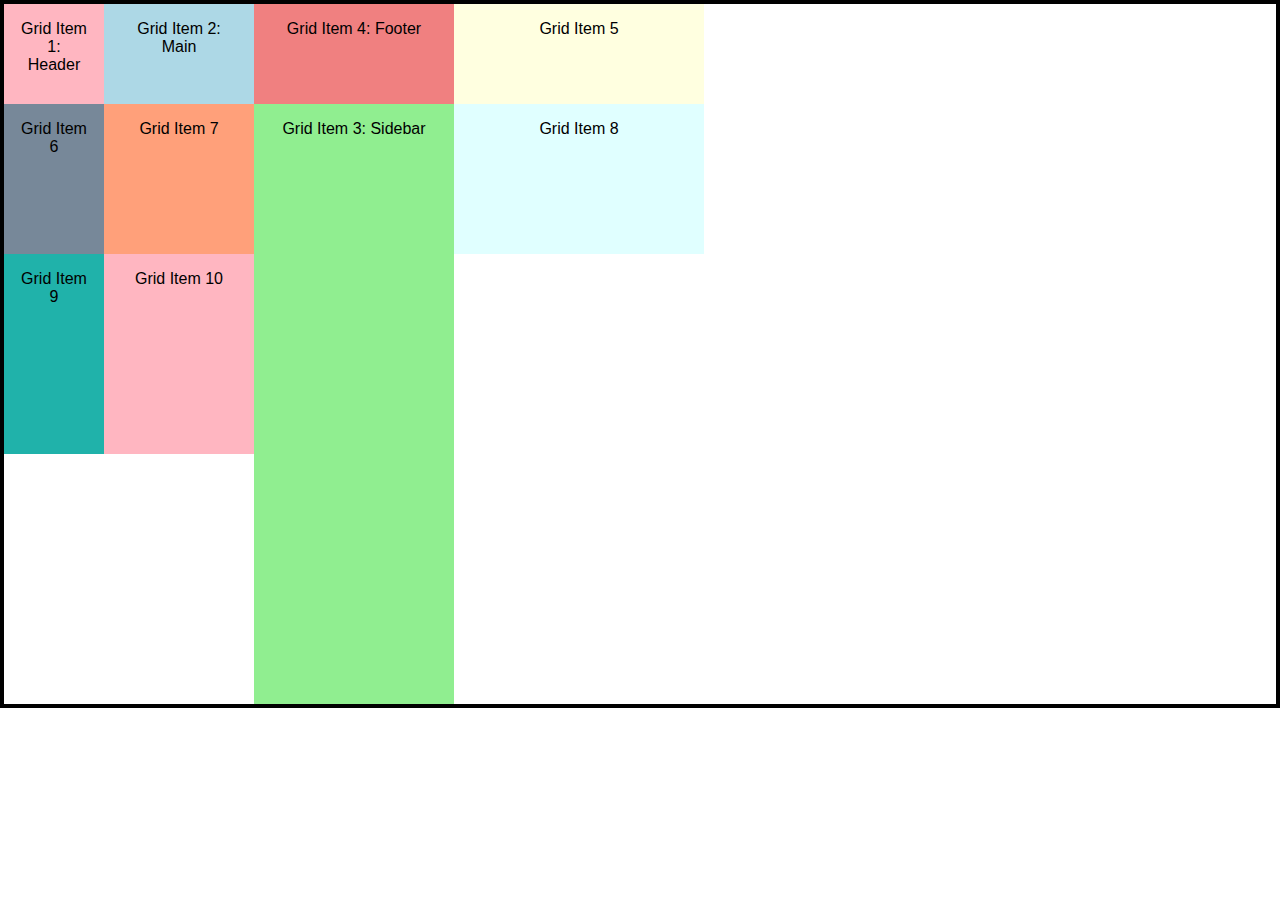
<file: children/index.html>
<!DOCTYPE html>
<html>
<head>
    <title>Grid Demo: Naming</title>
    <link href="css/main.css" rel="stylesheet">
</head>
<body>

<div class="grid-container">

    <div class="grid-item grid-item-01">
        Grid Item 1: Header
    </div>

    <div class="grid-item grid-item-02">
        Grid Item 2: Main
    </div>

    <div class="grid-item grid-item-03">
        Grid Item 3: Sidebar
    </div>

    <div class="grid-item grid-item-04">
        Grid Item 4: Footer
    </div>

    <div class="grid-item grid-item-05">
        Grid Item 5
    </div>

    <div class="grid-item grid-item-06">
        Grid Item 6
    </div>

    <div class="grid-item grid-item-07">
        Grid Item 7
    </div>

    <div class="grid-item grid-item-08">
        Grid Item 8
    </div>

    <div class="grid-item grid-item-09">
        Grid Item 9
    </div>

    <div class="grid-item grid-item-10">
        Grid Item 10
    </div>
    
    
</div>

</body>
</html>
</file>
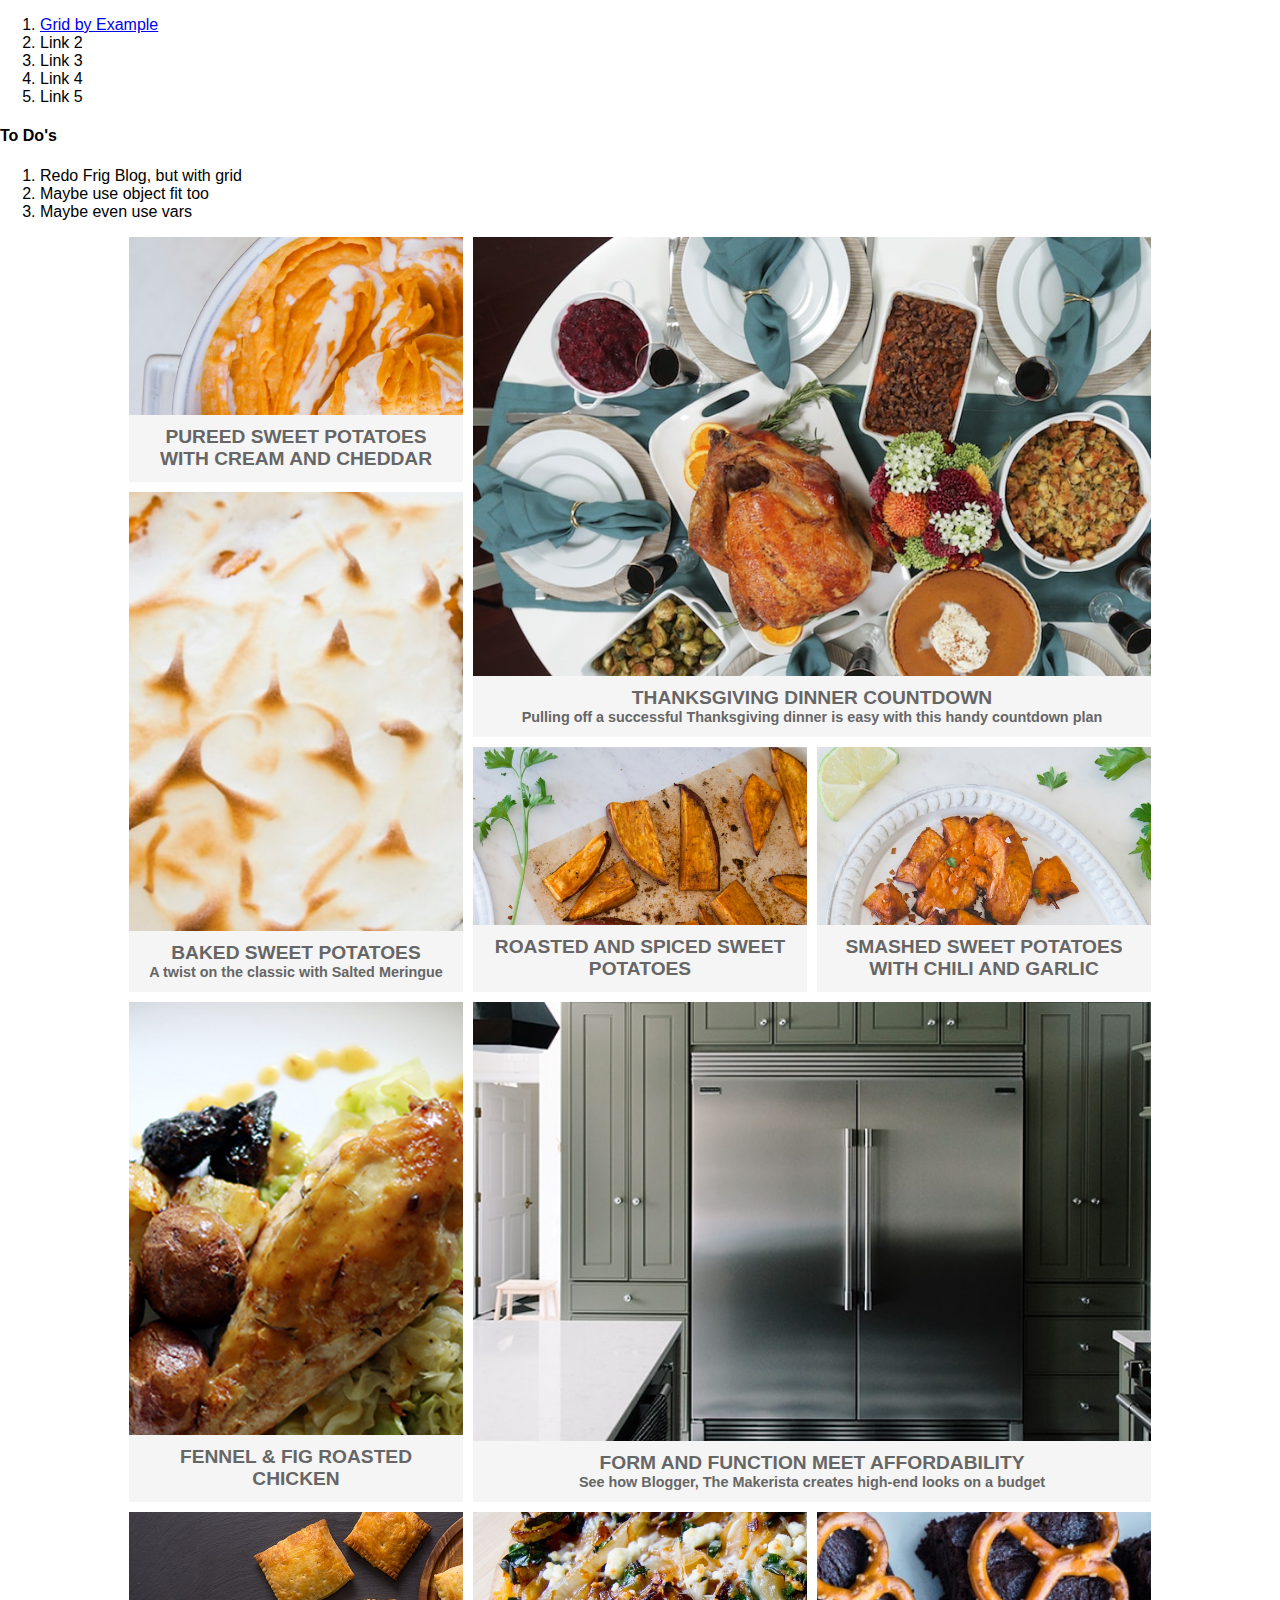
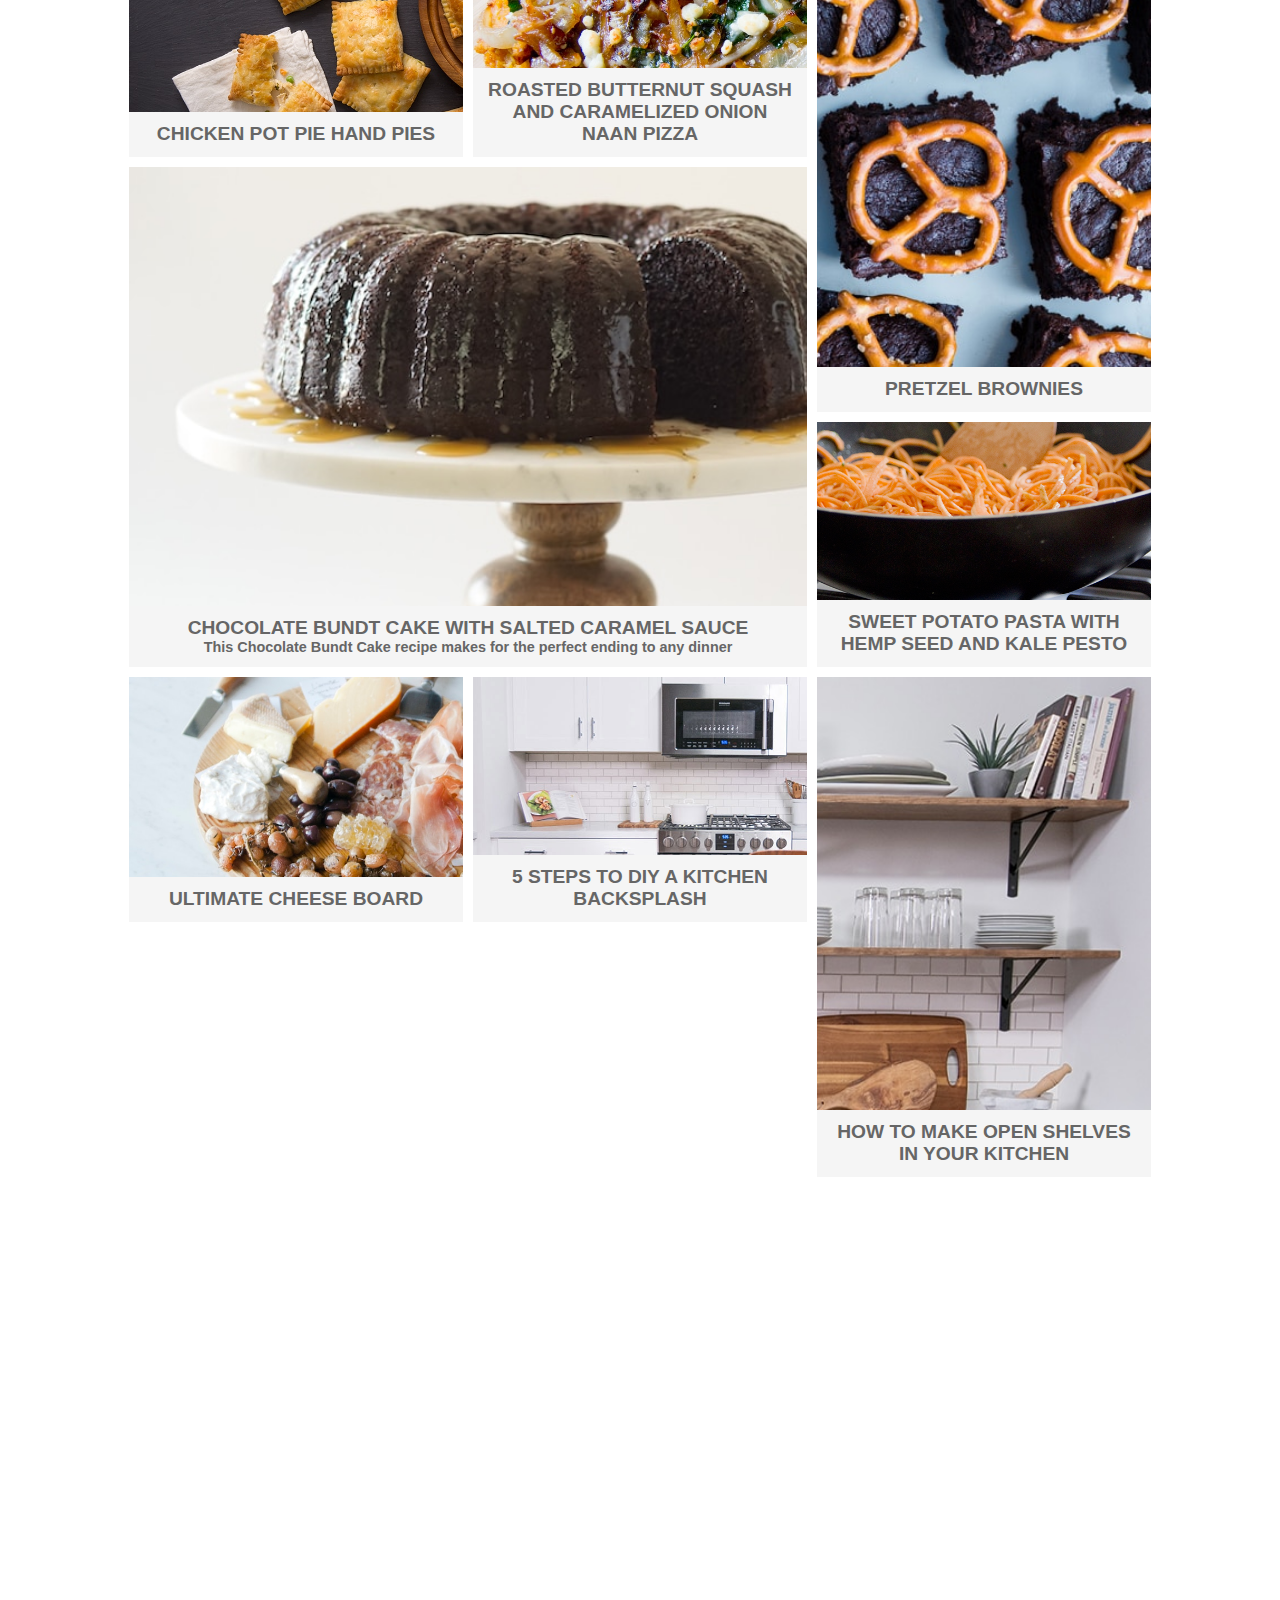
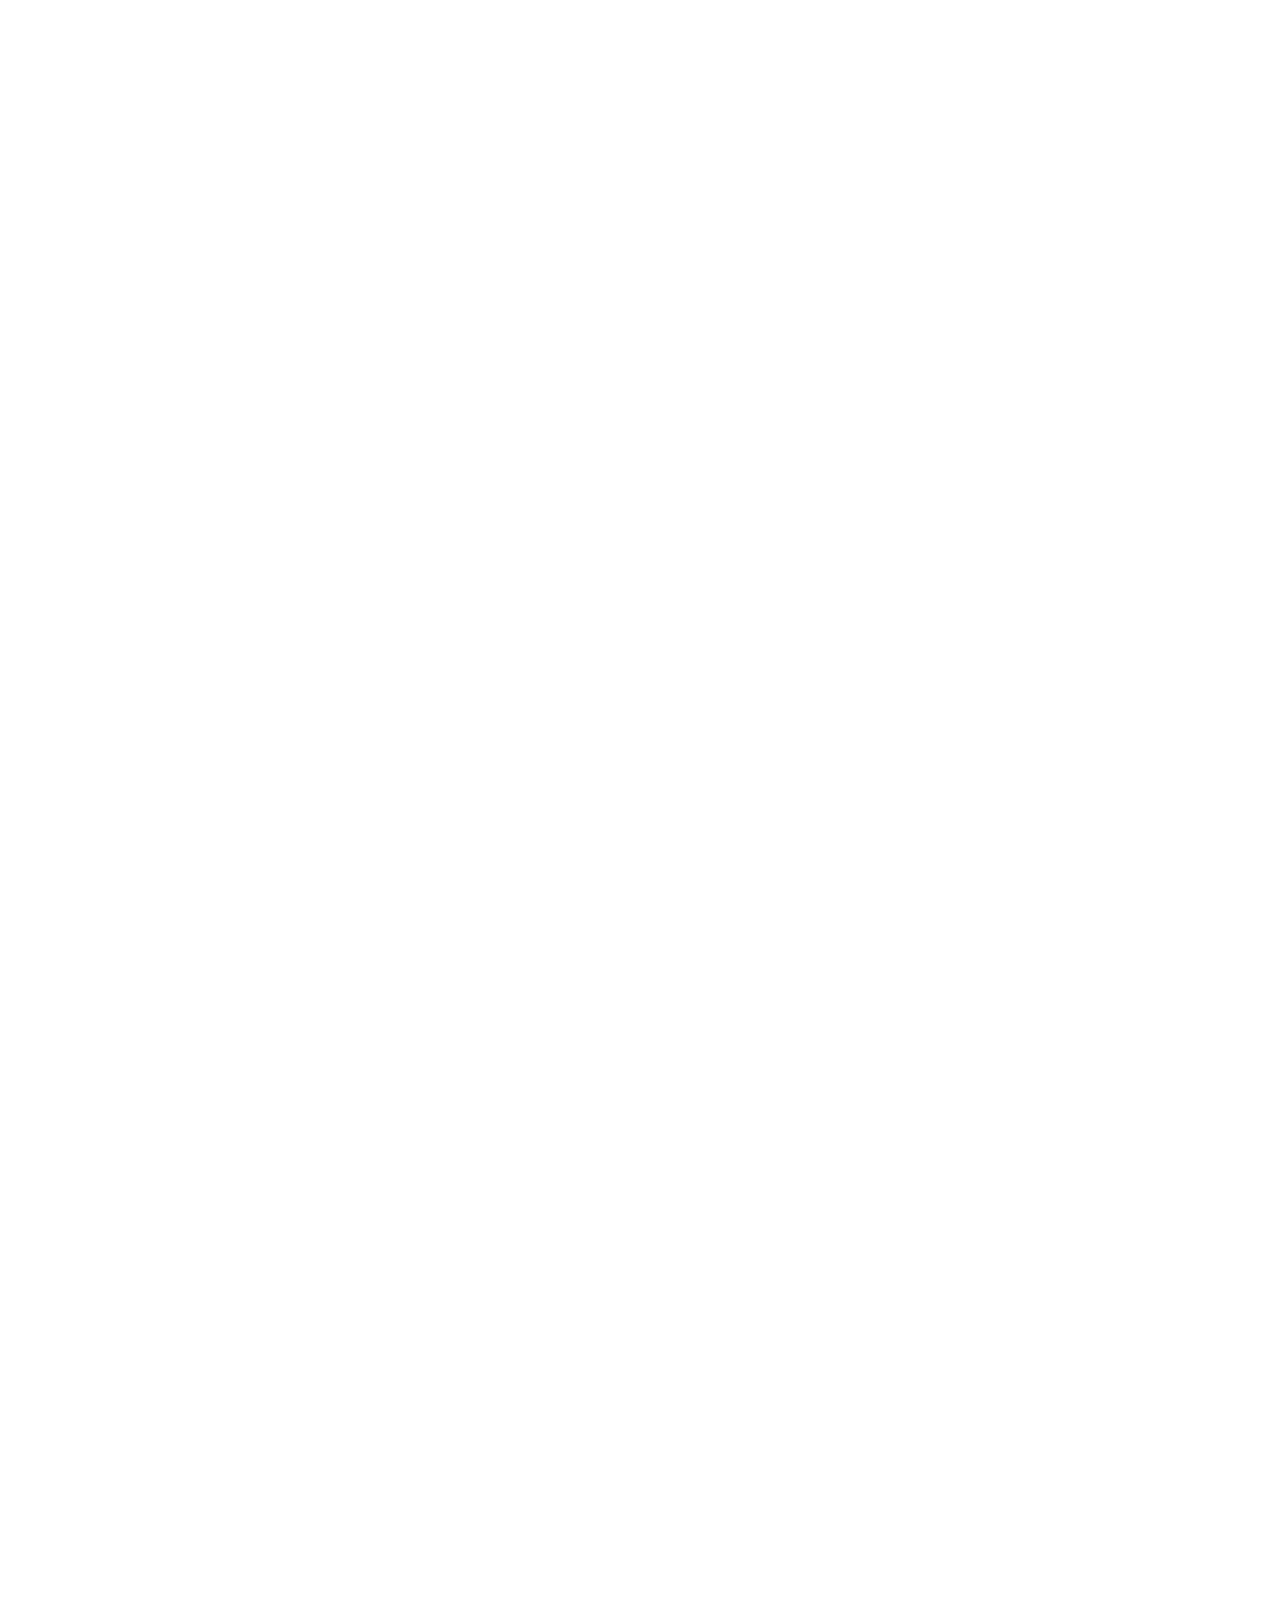
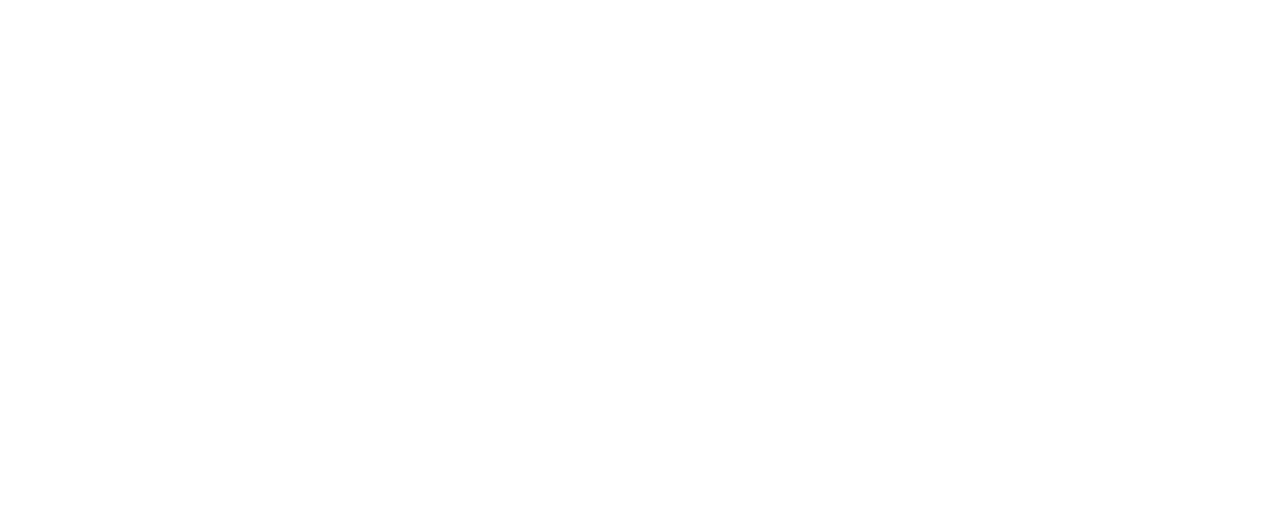
<file: demo/index.html>
<!DOCTYPE html>
<html>
    <head>
        <title>Grid Demo</title>
        <link href="css/main.css" rel="stylesheet">
    </head>
    <body>

        <header>
            <nav>
                <ol>
                    <li><a href="http://gridbyexample.com/" target="_blank">Grid by Example</a></li>
                    <li>Link 2</li>
                    <li>Link 3</li>
                    <li>Link 4</li>
                    <li>Link 5</li>
                </ol>
            </nav>
            <section>
                <h4>To Do's</h4>
                <ol>
                    <li>Redo Frig Blog, but with grid</li>
                    <li>Maybe use object fit too</li>
                    <li>Maybe even use vars</li>
                </ol>
            </section>
        </header>




        <div class="FlexGrid">

            <section class="FlexGrid-item FlexGrid-item--1x1 u-bgPos--TL" style="background-image:url('img/pureed_hero.jpg')">
                <a href="#" class="gray">
                    <header>
                        <h1>PUREED SWEET POTATOES WITH CREAM AND CHEDDAR</h1>
                    </header>
                </a>                
            </section>

            <section class="FlexGrid-item FlexGrid-item--2x2 u-bgPos--TL" style="background-image:url('img/hero-2.jpg')">
                <a href="#" class="gray">
                    <header>                
                        <h1>THANKSGIVING DINNER COUNTDOWN</h1>
                        <h2 class="u-textNoCase gray">Pulling off a successful Thanksgiving dinner is easy with this handy countdown plan</h2>
                    </header>
                </a>
            </section>

            <section class="FlexGrid-item FlexGrid-item--1x2 u-bgPos--TC" style="background-image:url('img/baked_hero.jpg')">
                <a href="#" class="gray">
                    <header>
                        <h1>Baked Sweet Potatoes</h1>
                        <h2 class="u-textNoCase gray">A twist on the classic with Salted Meringue</h2>            
                    </header>
                </a>
            </section>

            <section class="FlexGrid-item FlexGrid-item--1x1 u-bgPos--TR" style="background-image:url('img/roasted_hero.jpg')">
                <a href="#" class="gray">
                    <header>
                        <h1>ROASTED AND SPICED SWEET POTATOES</h1>
                    </header>
                </a>
            </section>

            <section class="FlexGrid-item FlexGrid-item--1x1 u-bgPos--CC" style="background-image:url('img/smashed_hero.jpg')">
                <a href="#" class="gray">
                    <header>
                        <h1>Smashed Sweet Potatoes with Chili and Garlic</h1>
                    </header>
                </a>
            </section>

            <section class="FlexGrid-item FlexGrid-item--1x2 u-bgPos--CC" style="background-image:url('img/roasted-chicken_large_1030x448.png')">
                <a href="#" class="gray">
                    <header>
                        <h1>Fennel &amp; Fig Roasted Chicken</h1>
                    </header>
                </a>
            </section>

            <section class="FlexGrid-item FlexGrid-item--2x2 u-bgPos--CC" style="background-image:url('img/dsc_2096.jpg')">
                <a href="#" class="gray">                    <header>                
                        <h1>Form and Function meet Affordability</h1>
                        <h2 class="u-textNoCase gray">See how Blogger, The Makerista creates high-end looks on a budget</h2>
                    </header>
                </a>
            </section>

            <section class="FlexGrid-item FlexGrid-item--1x1 u-bgPos--TL" style="background-image:url('img/hero_1030x448_pop-tarts-hero.jpg')">
                <a href="#" class="gray">
                    <header>
                        <h1>CHICKEN POT PIE HAND PIES</h1>
                    </header>
                </a>
            </section>

            <section class="FlexGrid-item FlexGrid-item--1x1 u-bgPos--TL" style="background-image:url('img/hero_1030x448_squashpizza.jpg')">
                <a href="#" class="gray">
                    <header>
                        <h1>ROASTED BUTTERNUT SQUASH AND CARAMELIZED ONION NAAN PIZZA</h1>
                    </header>
                </a>
            </section>

            <section class="FlexGrid-item FlexGrid-item--1x2 u-bgPos--CC" style="background-image:url('img/pretzel-brownies-hero.jpg')">
                <a href="#" class="gray">
                    <header>
                        <h1>Pretzel Brownies</h1>
                    </header>
                </a>
            </section>

            <section class="FlexGrid-item FlexGrid-item--2x2 u-bgPos--TL" style="background-image:url('img/chocolate-bundt-cake-hero.jpg')">
                <a href="#" class="gray">
                    <header>                
                        <h1>Chocolate Bundt Cake with Salted Caramel Sauce</h1>
                        <h2 class="u-textNoCase gray">This Chocolate Bundt Cake recipe makes for the perfect ending to any dinner</h2>
                    </header>
                </a>
            </section>

            <section class="FlexGrid-item FlexGrid-item--1x1 u-bgPos--CC" style="background-image:url('img/jen-loves-kev-recipe-sweet-potato-pasta-hemp-seed-kale-.png')">
                <a href="#" class="gray">
                    <header>
                        <h1>SWEET POTATO PASTA WITH HEMP SEED AND KALE PESTO</h1>
                    </header>
                </a>
            </section>
                
            <section class="FlexGrid-item FlexGrid-item--1x1 u-bgPos--CC" style="background-image:url('img/ultimate-cheese-board_hero.jpg')">
                <a href="#" class="gray">
                    <header>
                        <h1>Ultimate Cheese Board</h1>
                    </header>
                </a>
            </section>

            <section class="FlexGrid-item FlexGrid-item--1x1 u-bgPos--CL" style="background-image:url('img/jen-heroimage-zoomed.jpg')">
                <a href="#" class="gray">
                    <header>
                        <h1>5 steps to DIY a Kitchen Backsplash</h1>
                    </header>
                </a>
            </section>

            <section class="FlexGrid-item FlexGrid-item--1x2 u-bgPos--TR" style="background-image:url('img/open_shelves_hero.jpg')">
                <a href="#" class="gray">
                    <header>
                        <h1>How to make open shelves in your kitchen</h1>
                    </header>
                </a>
            </section>

        </div>

    </body>
</html>
</file>
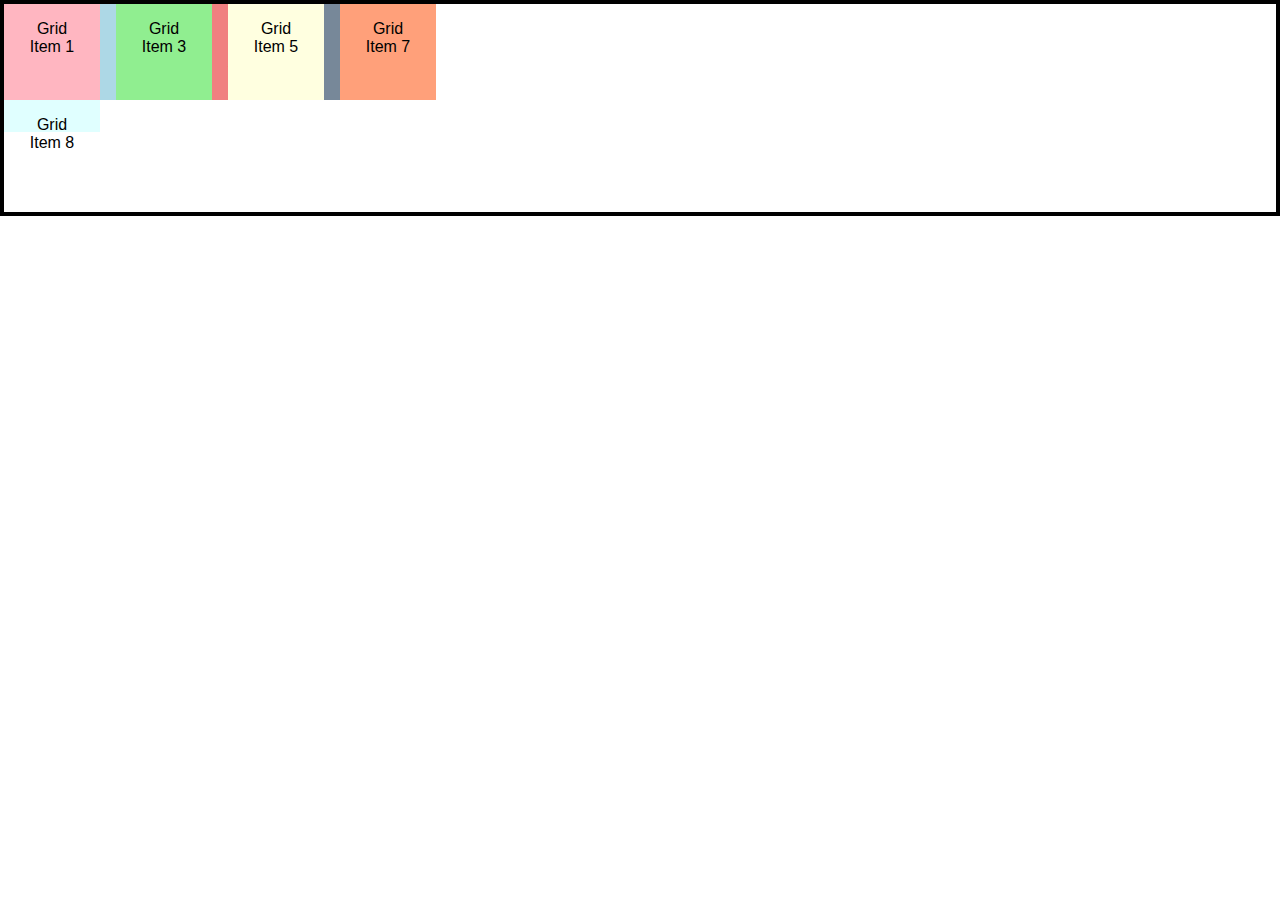
<file: parent/index.html>
<!DOCTYPE html>
<html>
<head>
    <title>Grid Demo</title>
    <link href="css/main.css" rel="stylesheet">

</head>
<body>

<!--
grid container > the grid
colums > column axis
grid rows > row access

grid tracks. either grid rows or columsn
grid cells, where they interact
grid areas, something that's contained by four grid lines
-->

<div class="grid-container">

    <div class="grid-item grid-item-01">
        Grid Item 1
    </div>

    <div class="grid-item grid-item-02">
        Grid Item 2
    </div>

    <div class="grid-item grid-item-03">
        Grid Item 3
    </div>

    <div class="grid-item grid-item-04">
        Grid Item 4
    </div>

    <div class="grid-item grid-item-05">
        Grid Item 5
    </div>

    <div class="grid-item grid-item-06">
        Grid Item 6
    </div>

    <div class="grid-item grid-item-07">
        Grid Item 7
    </div>

    <div class="grid-item grid-item-08">
        Grid Item 8
    </div>
    
</div>



</body>
</html>
</file>
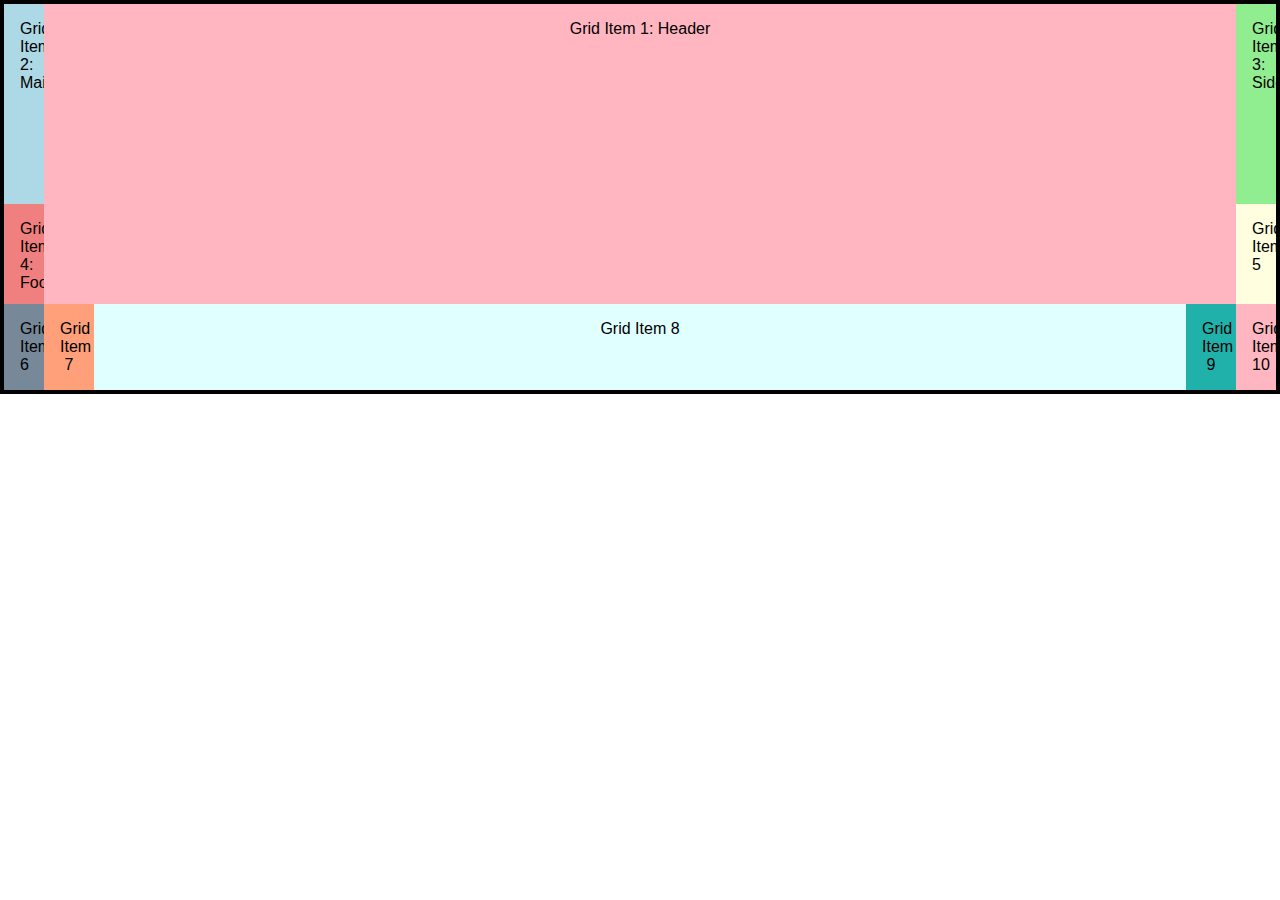
<file: children/index2.html>
<!DOCTYPE html>
<html>
<head>
    <title>Grid Demo: Naming</title>
    <link href="css/main2.css" rel="stylesheet">
</head>
<body>

<div class="grid-container">

    <div class="grid-item grid-item-01">
        Grid Item 1: Header
    </div>

    <div class="grid-item grid-item-02">
        Grid Item 2: Main
    </div>

    <div class="grid-item grid-item-03">
        Grid Item 3: Sidebar
    </div>

    <div class="grid-item grid-item-04">
        Grid Item 4: Footer
    </div>

    <div class="grid-item grid-item-05">
        Grid Item 5
    </div>

    <div class="grid-item grid-item-06">
        Grid Item 6
    </div>

    <div class="grid-item grid-item-07">
        Grid Item 7
    </div>

    <div class="grid-item grid-item-08">
        Grid Item 8
    </div>

    <div class="grid-item grid-item-09">
        Grid Item 9
    </div>

    <div class="grid-item grid-item-10">
        Grid Item 10
    </div>
    
    
</div>

</body>
</html>
</file>
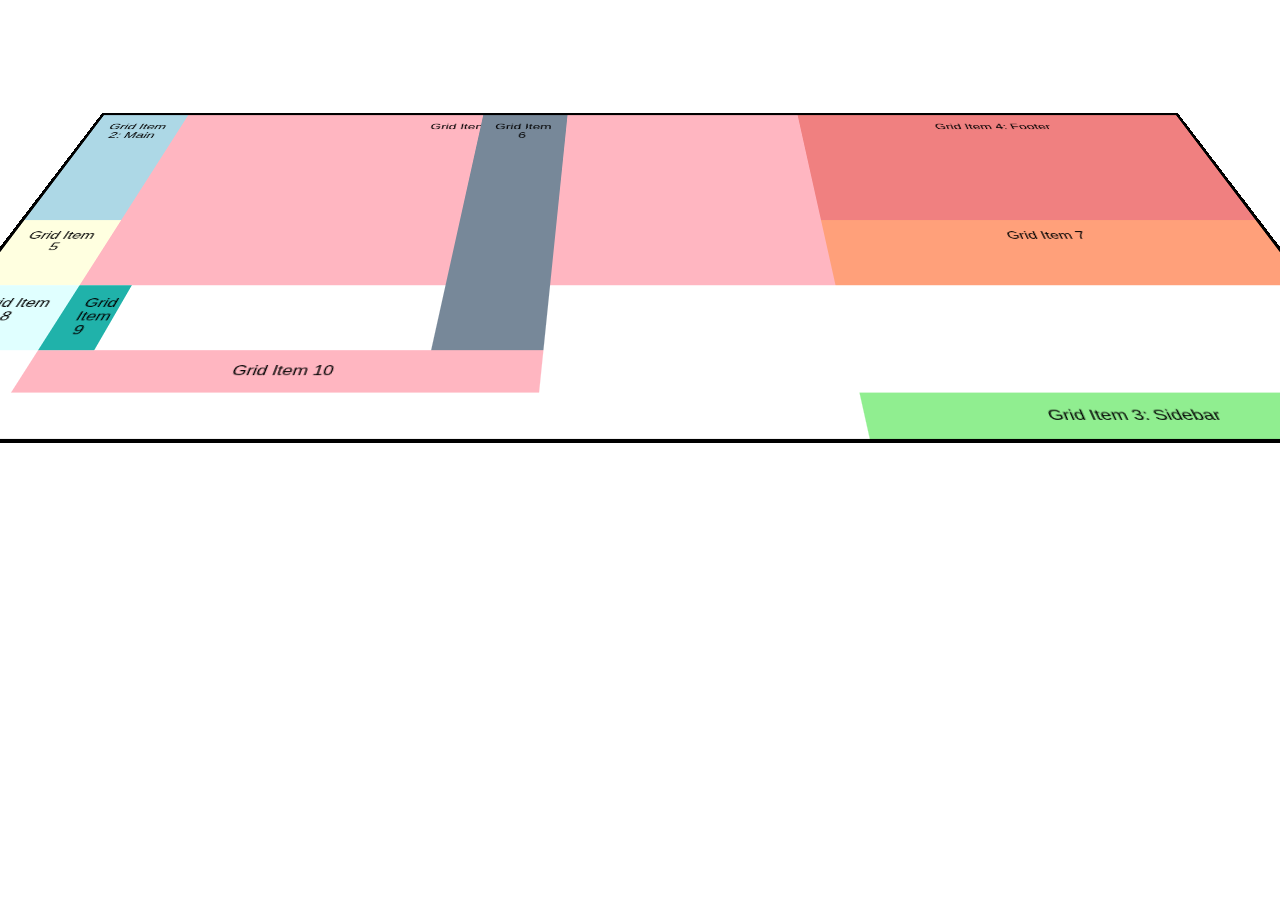
<file: children/index3.html>
<!DOCTYPE html>
<html>
<head>
    <title>Grid Demo: Naming</title>
    <link href="css/main3.css" rel="stylesheet">
</head>
<body>

<section>

<div class="grid-container">

    <div class="grid-item grid-item-01">
        Grid Item 1: Header
    </div>

    <div class="grid-item grid-item-02">
        Grid Item 2: Main
    </div>

    <div class="grid-item grid-item-03">
        Grid Item 3: Sidebar
    </div>

    <div class="grid-item grid-item-04">
        Grid Item 4: Footer
    </div>

    <div class="grid-item grid-item-05">
        Grid Item 5
    </div>

    <div class="grid-item grid-item-06">
        Grid Item 6
    </div>

    <div class="grid-item grid-item-07">
        Grid Item 7
    </div>

    <div class="grid-item grid-item-08">
        Grid Item 8
    </div>

    <div class="grid-item grid-item-09">
        Grid Item 9
    </div>

    <div class="grid-item grid-item-10">
        Grid Item 10
    </div>
    
    
</div>

</section>

</body>
</html>
</file>
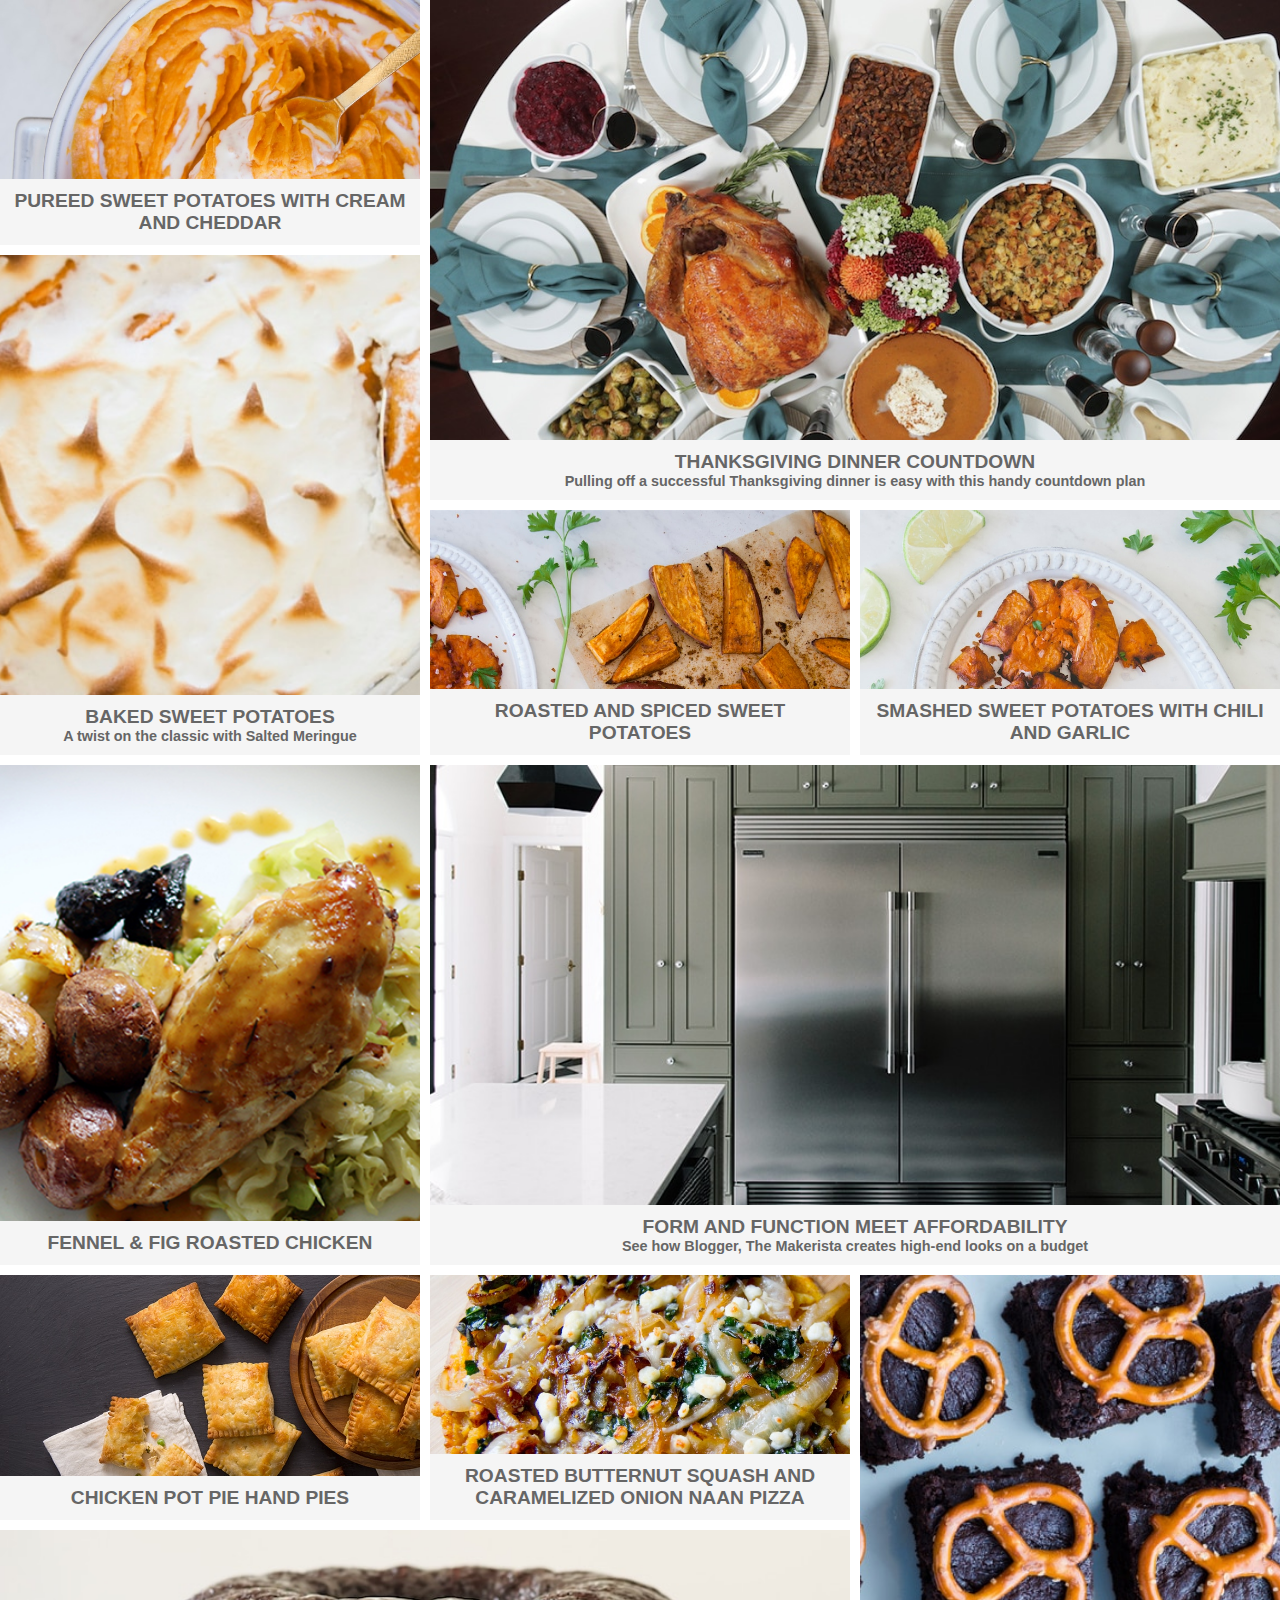
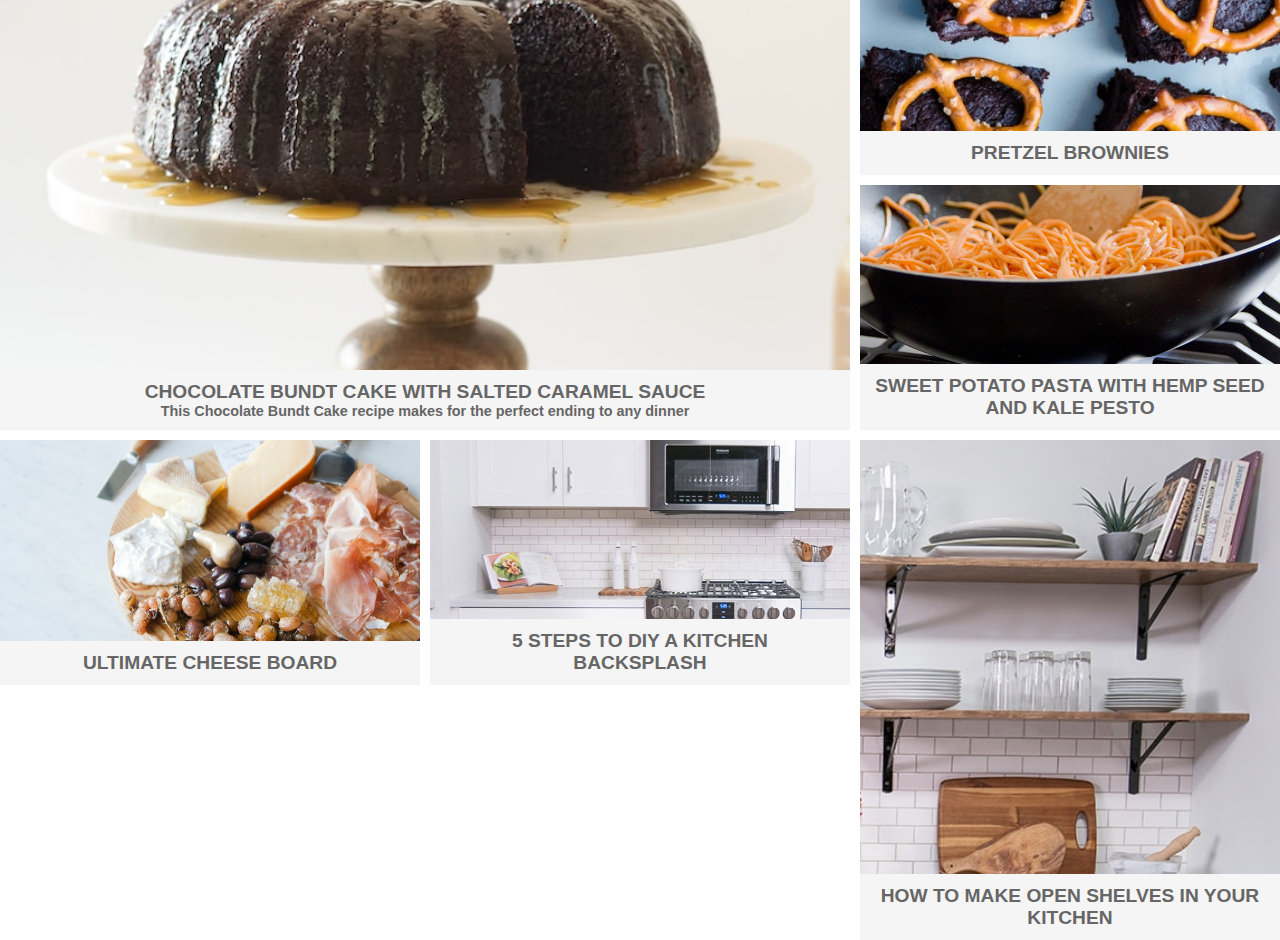
<file: demo/fluid.html>
<!DOCTYPE html>
<html>
    <head>
        <title>Grid Demo</title>
        <link href="css/main2.css" rel="stylesheet">
    </head>
    <body>

        <div class="FlexGrid">

            <section class="FlexGrid-item FlexGrid-item--1x1 u-bgPos--TL" style="background-image:url('img/pureed_hero.jpg')">
                <a href="#" class="gray">
                    <header>
                        <h1>PUREED SWEET POTATOES WITH CREAM AND CHEDDAR</h1>
                    </header>
                </a>                
            </section>

            <section class="FlexGrid-item FlexGrid-item--2x2 u-bgPos--TL" style="background-image:url('img/hero-2.jpg')">
                <a href="#" class="gray">
                    <header>                
                        <h1>THANKSGIVING DINNER COUNTDOWN</h1>
                        <h2 class="u-textNoCase gray">Pulling off a successful Thanksgiving dinner is easy with this handy countdown plan</h2>
                    </header>
                </a>
            </section>

            <section class="FlexGrid-item FlexGrid-item--1x2 u-bgPos--TC" style="background-image:url('img/baked_hero.jpg')">
                <a href="#" class="gray">
                    <header>
                        <h1>Baked Sweet Potatoes</h1>
                        <h2 class="u-textNoCase gray">A twist on the classic with Salted Meringue</h2>            
                    </header>
                </a>
            </section>

            <section class="FlexGrid-item FlexGrid-item--1x1 u-bgPos--TR" style="background-image:url('img/roasted_hero.jpg')">
                <a href="#" class="gray">
                    <header>
                        <h1>ROASTED AND SPICED SWEET POTATOES</h1>
                    </header>
                </a>
            </section>

            <section class="FlexGrid-item FlexGrid-item--1x1 u-bgPos--CC" style="background-image:url('img/smashed_hero.jpg')">
                <a href="#" class="gray">
                    <header>
                        <h1>Smashed Sweet Potatoes with Chili and Garlic</h1>
                    </header>
                </a>
            </section>

            <section class="FlexGrid-item FlexGrid-item--1x2 u-bgPos--CC" style="background-image:url('img/roasted-chicken_large_1030x448.png')">
                <a href="#" class="gray">
                    <header>
                        <h1>Fennel &amp; Fig Roasted Chicken</h1>
                    </header>
                </a>
            </section>

            <section class="FlexGrid-item FlexGrid-item--2x2 u-bgPos--CC" style="background-image:url('img/dsc_2096.jpg')">
                <a href="#" class="gray">                    <header>                
                        <h1>Form and Function meet Affordability</h1>
                        <h2 class="u-textNoCase gray">See how Blogger, The Makerista creates high-end looks on a budget</h2>
                    </header>
                </a>
            </section>

            <section class="FlexGrid-item FlexGrid-item--1x1 u-bgPos--TL" style="background-image:url('img/hero_1030x448_pop-tarts-hero.jpg')">
                <a href="#" class="gray">
                    <header>
                        <h1>CHICKEN POT PIE HAND PIES</h1>
                    </header>
                </a>
            </section>

            <section class="FlexGrid-item FlexGrid-item--1x1 u-bgPos--TL" style="background-image:url('img/hero_1030x448_squashpizza.jpg')">
                <a href="#" class="gray">
                    <header>
                        <h1>ROASTED BUTTERNUT SQUASH AND CARAMELIZED ONION NAAN PIZZA</h1>
                    </header>
                </a>
            </section>

            <section class="FlexGrid-item FlexGrid-item--1x2 u-bgPos--CC" style="background-image:url('img/pretzel-brownies-hero.jpg')">
                <a href="#" class="gray">
                    <header>
                        <h1>Pretzel Brownies</h1>
                    </header>
                </a>
            </section>

            <section class="FlexGrid-item FlexGrid-item--2x2 u-bgPos--TL" style="background-image:url('img/chocolate-bundt-cake-hero.jpg')">
                <a href="#" class="gray">
                    <header>                
                        <h1>Chocolate Bundt Cake with Salted Caramel Sauce</h1>
                        <h2 class="u-textNoCase gray">This Chocolate Bundt Cake recipe makes for the perfect ending to any dinner</h2>
                    </header>
                </a>
            </section>

            <section class="FlexGrid-item FlexGrid-item--1x1 u-bgPos--CC" style="background-image:url('img/jen-loves-kev-recipe-sweet-potato-pasta-hemp-seed-kale-.png')">
                <a href="#" class="gray">
                    <header>
                        <h1>SWEET POTATO PASTA WITH HEMP SEED AND KALE PESTO</h1>
                    </header>
                </a>
            </section>
                
            <section class="FlexGrid-item FlexGrid-item--1x1 u-bgPos--CC" style="background-image:url('img/ultimate-cheese-board_hero.jpg')">
                <a href="#" class="gray">
                    <header>
                        <h1>Ultimate Cheese Board</h1>
                    </header>
                </a>
            </section>

            <section class="FlexGrid-item FlexGrid-item--1x1 u-bgPos--CL" style="background-image:url('img/jen-heroimage-zoomed.jpg')">
                <a href="#" class="gray">
                    <header>
                        <h1>5 steps to DIY a Kitchen Backsplash</h1>
                    </header>
                </a>
            </section>

            <section class="FlexGrid-item FlexGrid-item--1x2 u-bgPos--TR" style="background-image:url('img/open_shelves_hero.jpg')">
                <a href="#" class="gray">
                    <header>
                        <h1>How to make open shelves in your kitchen</h1>
                    </header>
                </a>
            </section>

        </div>

    </body>
</html>
</file>
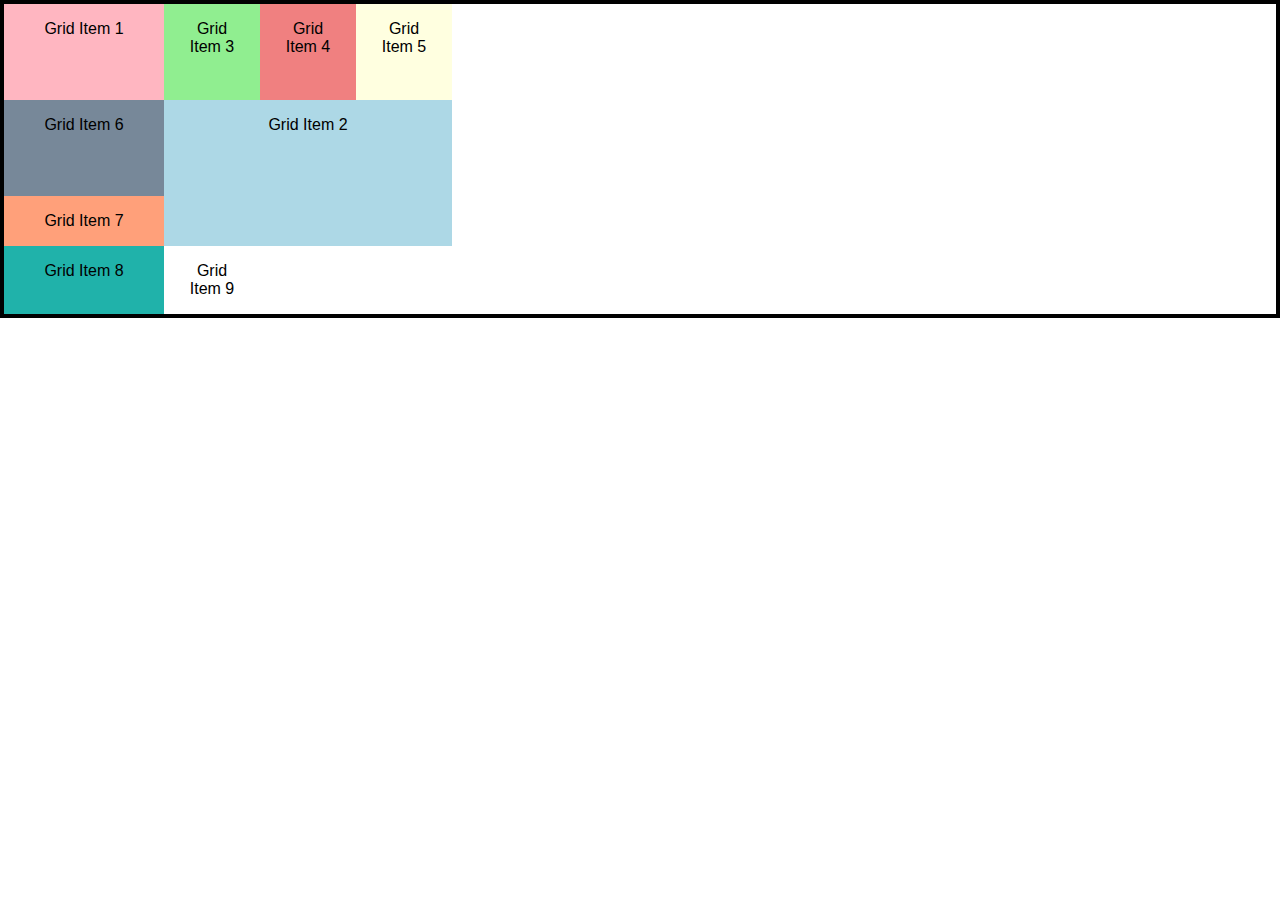
<file: parent/index2.html>
<!DOCTYPE html>
<html>
<head>
    <title>Grid Demo: Autogrid</title>
    <link href="css/main2.css" rel="stylesheet">
</head>
<body>

<div class="grid-container">

    <div class="grid-item grid-item-01">
        Grid Item 1
    </div>

    <div class="grid-item grid-item-02">
        Grid Item 2
    </div>

    <div class="grid-item grid-item-03">
        Grid Item 3
    </div>

    <div class="grid-item grid-item-04">
        Grid Item 4
    </div>

    <div class="grid-item grid-item-05">
        Grid Item 5
    </div>

    <div class="grid-item grid-item-06">
        Grid Item 6
    </div>

    <div class="grid-item grid-item-07">
        Grid Item 7
    </div>

    <div class="grid-item grid-item-08">
        Grid Item 8
    </div>

    <div class="grid-item grid-item-09">
        Grid Item 9
    </div>
    
</div>

</body>
</html>
</file>
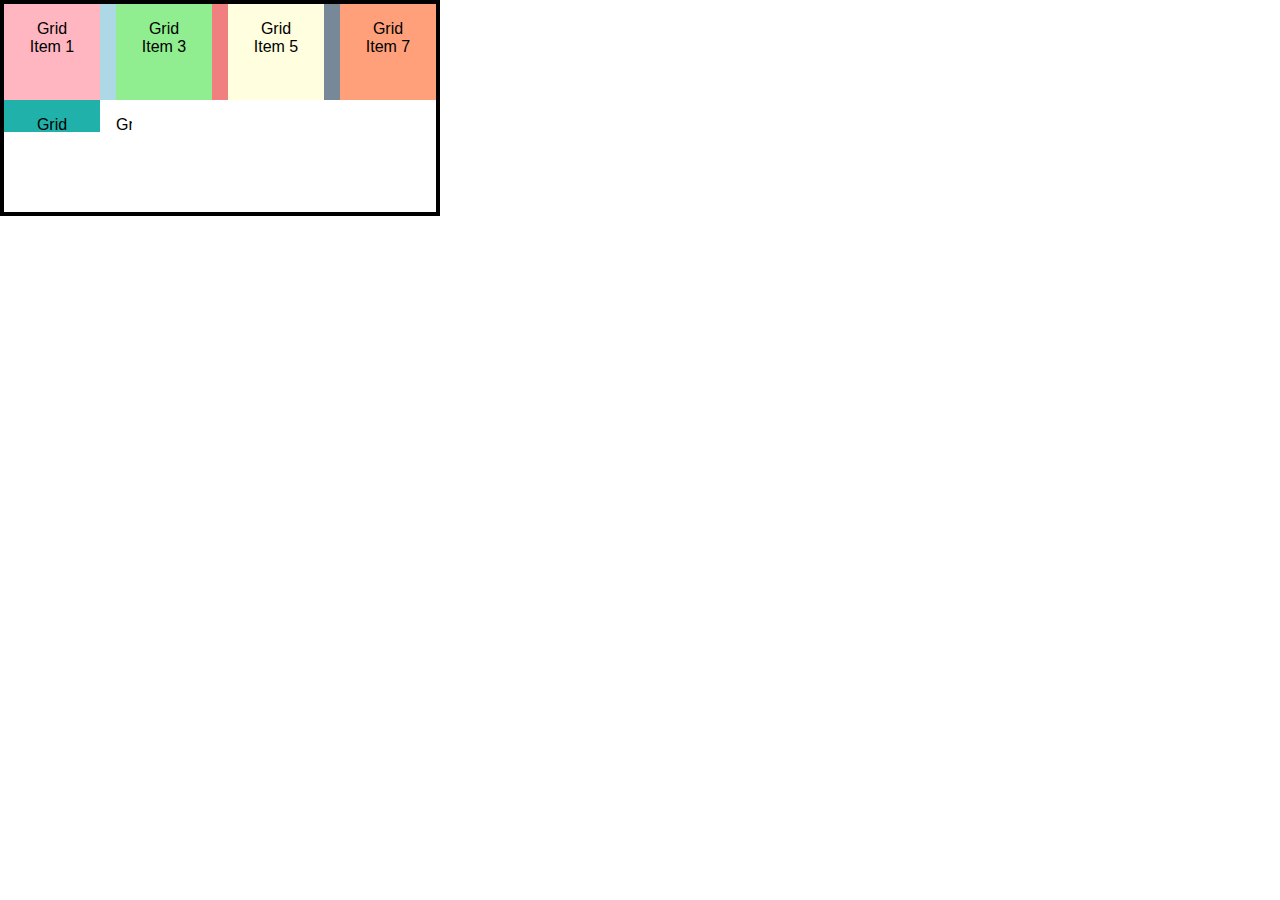
<file: parent/index3.html>
<!DOCTYPE html>
<html>
<head>
    <title>Grid Demo: Repeat</title>
    <link href="css/main3.css" rel="stylesheet">
</head>
<body>

<div class="grid-container">

    <div class="grid-item grid-item-01">
        Grid Item 1
    </div>

    <div class="grid-item grid-item-02">
        Grid Item 2
    </div>

    <div class="grid-item grid-item-03">
        Grid Item 3
    </div>

    <div class="grid-item grid-item-04">
        Grid Item 4
    </div>

    <div class="grid-item grid-item-05">
        Grid Item 5
    </div>

    <div class="grid-item grid-item-06">
        Grid Item 6
    </div>

    <div class="grid-item grid-item-07">
        Grid Item 7
    </div>

    <div class="grid-item grid-item-08">
        Grid Item 8
    </div>

    <div class="grid-item grid-item-09">
        Grid Item 9
    </div>
    
</div>

</body>
</html>
</file>
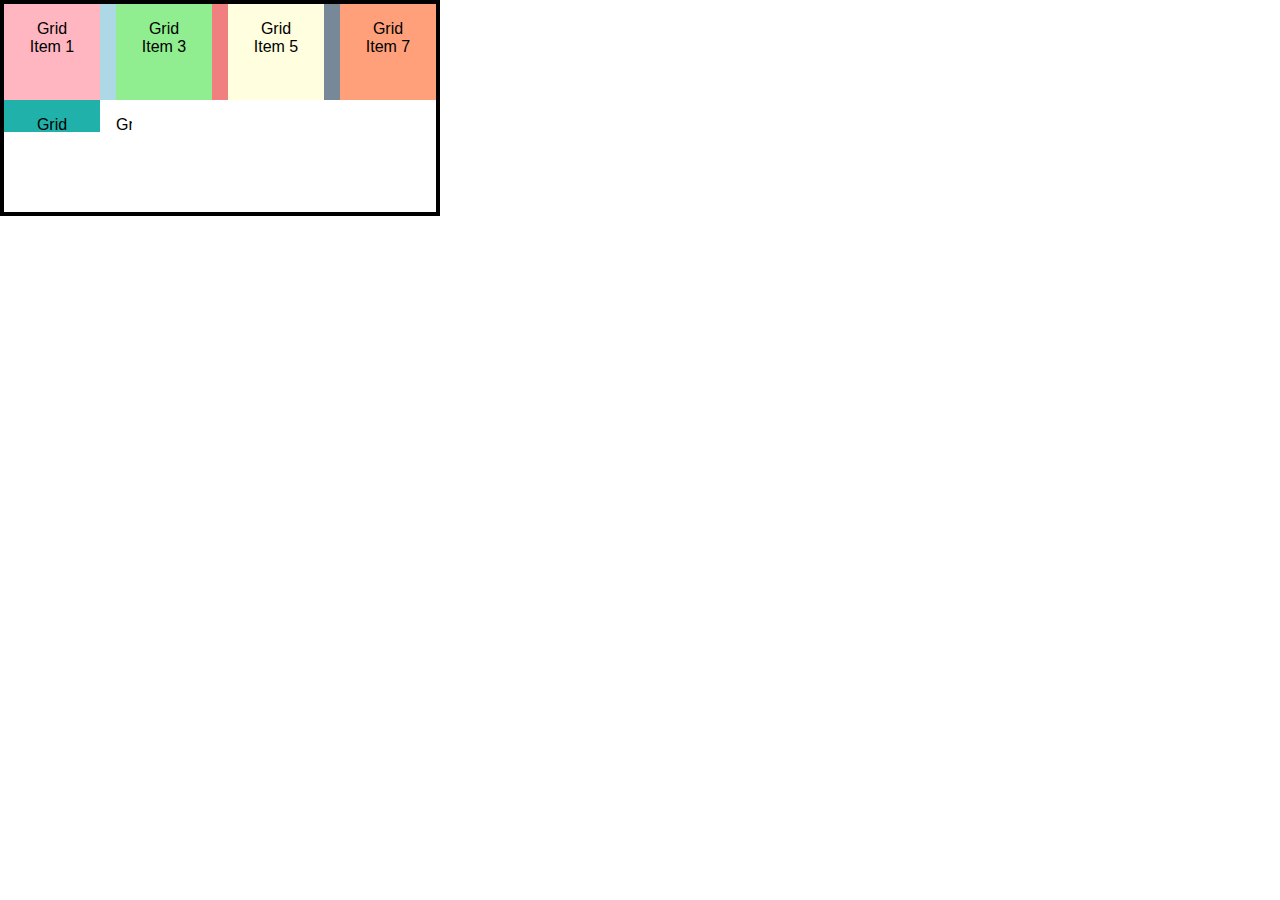
<file: parent/index4.html>
<!DOCTYPE html>
<html>
<head>
    <title>Grid Demo: Naming</title>
    <link href="css/main4.css" rel="stylesheet">
</head>
<body>

<div class="grid-container">

    <div class="grid-item grid-item-01">
        Grid Item 1
    </div>

    <div class="grid-item grid-item-02">
        Grid Item 2
    </div>

    <div class="grid-item grid-item-03">
        Grid Item 3
    </div>

    <div class="grid-item grid-item-04">
        Grid Item 4
    </div>

    <div class="grid-item grid-item-05">
        Grid Item 5
    </div>

    <div class="grid-item grid-item-06">
        Grid Item 6
    </div>

    <div class="grid-item grid-item-07">
        Grid Item 7
    </div>

    <div class="grid-item grid-item-08">
        Grid Item 8
    </div>

    <div class="grid-item grid-item-09">
        Grid Item 9
    </div>
    
</div>

</body>
</html>
</file>
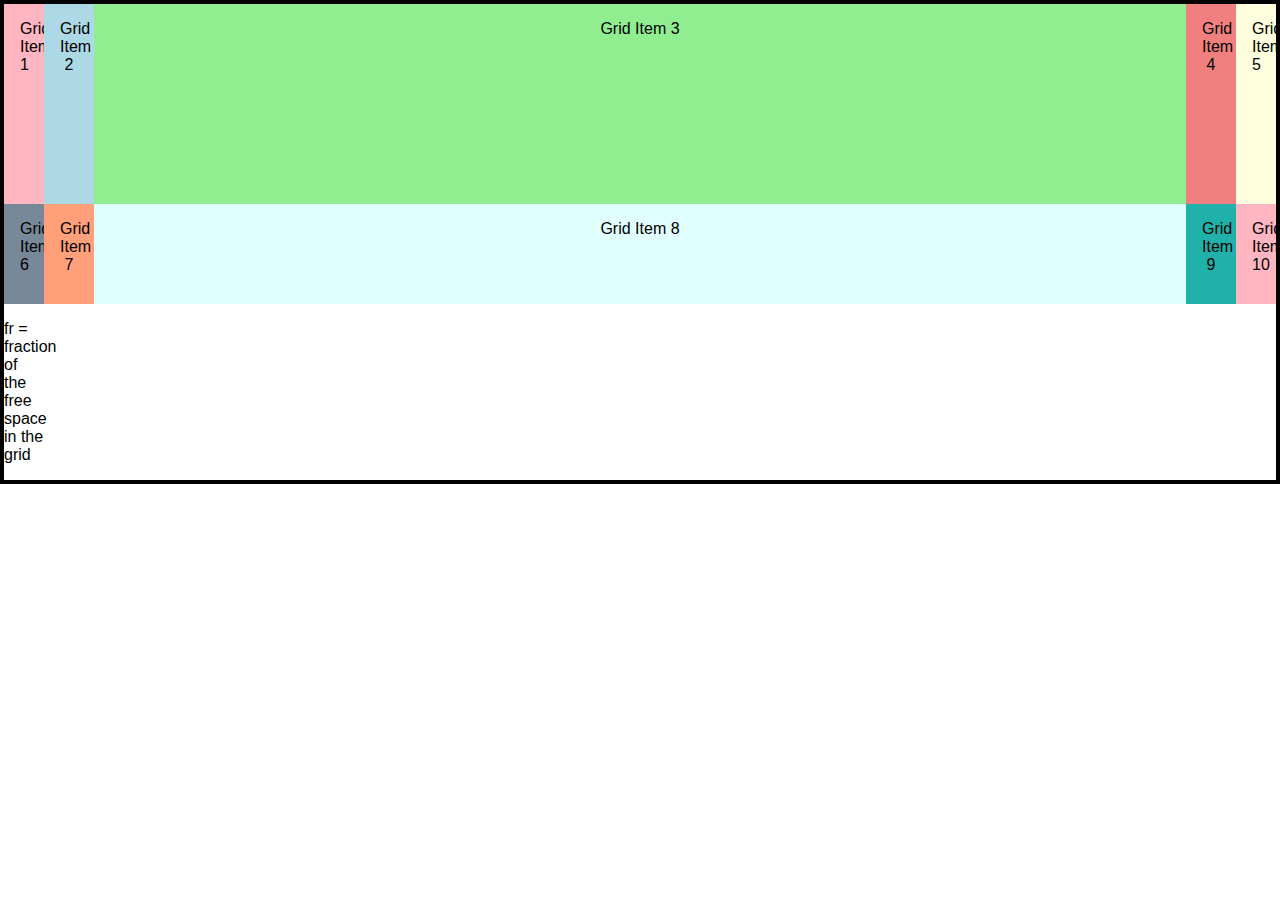
<file: parent/index5.html>
<!DOCTYPE html>
<html>
<head>
    <title>Grid Demo: Naming</title>
    <link href="css/main5.css" rel="stylesheet">
</head>
<body>

<div class="grid-container">

    <div class="grid-item grid-item-01">
        Grid Item 1
    </div>

    <div class="grid-item grid-item-02">
        Grid Item 2
    </div>

    <div class="grid-item grid-item-03">
        Grid Item 3
    </div>

    <div class="grid-item grid-item-04">
        Grid Item 4
    </div>

    <div class="grid-item grid-item-05">
        Grid Item 5
    </div>

    <div class="grid-item grid-item-06">
        Grid Item 6
    </div>

    <div class="grid-item grid-item-07">
        Grid Item 7
    </div>

    <div class="grid-item grid-item-08">
        Grid Item 8
    </div>

    <div class="grid-item grid-item-09">
        Grid Item 9
    </div>

    <div class="grid-item grid-item-10">
        Grid Item 10
    </div>
    

    <div>
        <p>fr = fraction of the free space in the grid</p>
    </div>
    
</div>

</body>
</html>
</file>
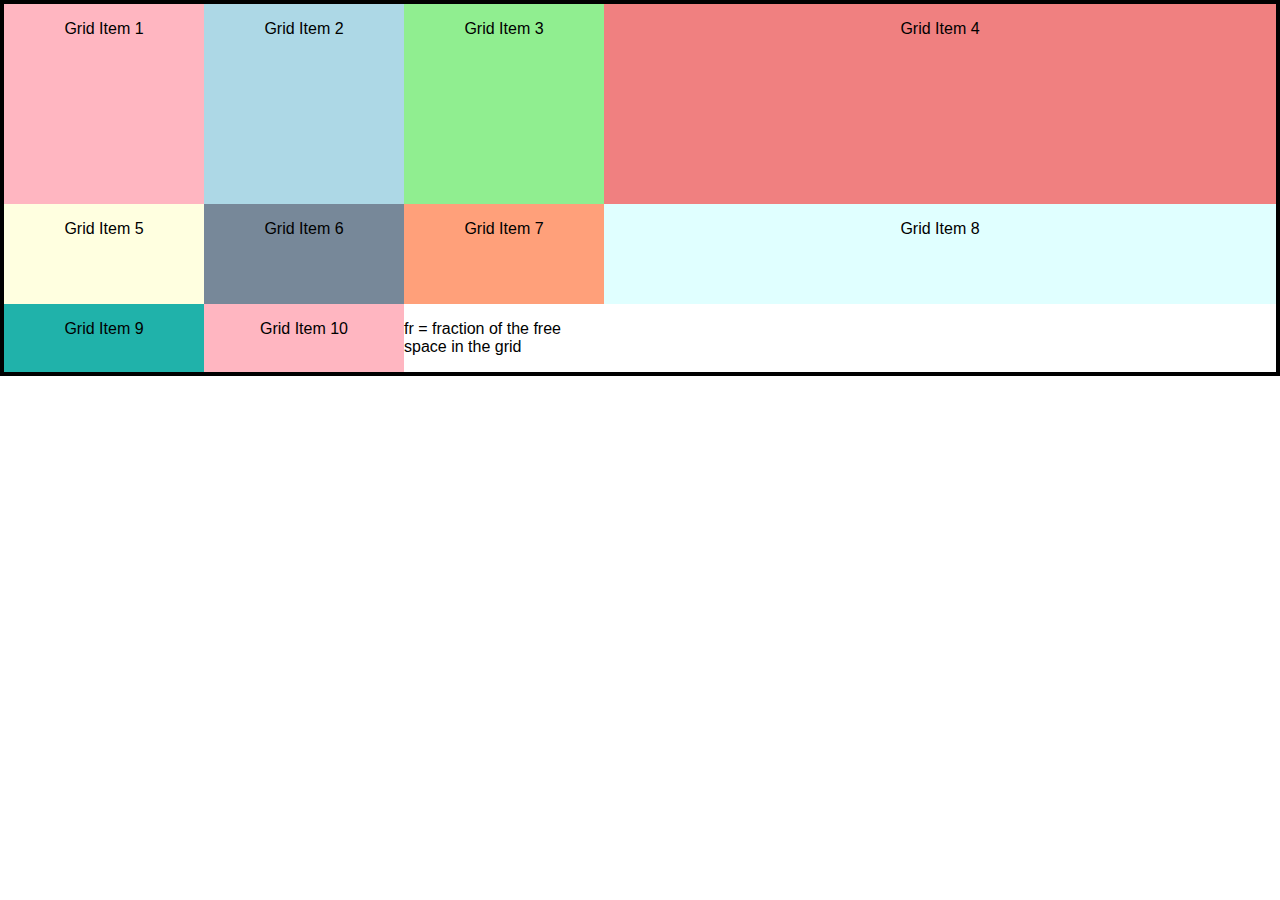
<file: parent/index6.html>
<!DOCTYPE html>
<html>
<head>
    <title>Grid Demo: Naming</title>
    <link href="css/main6.css" rel="stylesheet">
</head>
<body>

<div class="grid-container">

    <div class="grid-item grid-item-01">
        Grid Item 1
    </div>

    <div class="grid-item grid-item-02">
        Grid Item 2
    </div>

    <div class="grid-item grid-item-03">
        Grid Item 3
    </div>

    <div class="grid-item grid-item-04">
        Grid Item 4
    </div>

    <div class="grid-item grid-item-05">
        Grid Item 5
    </div>

    <div class="grid-item grid-item-06">
        Grid Item 6
    </div>

    <div class="grid-item grid-item-07">
        Grid Item 7
    </div>

    <div class="grid-item grid-item-08">
        Grid Item 8
    </div>

    <div class="grid-item grid-item-09">
        Grid Item 9
    </div>

    <div class="grid-item grid-item-10">
        Grid Item 10
    </div>
    

    <div>
        <p>fr = fraction of the free space in the grid</p>
    </div>
    
</div>

</body>
</html>
</file>
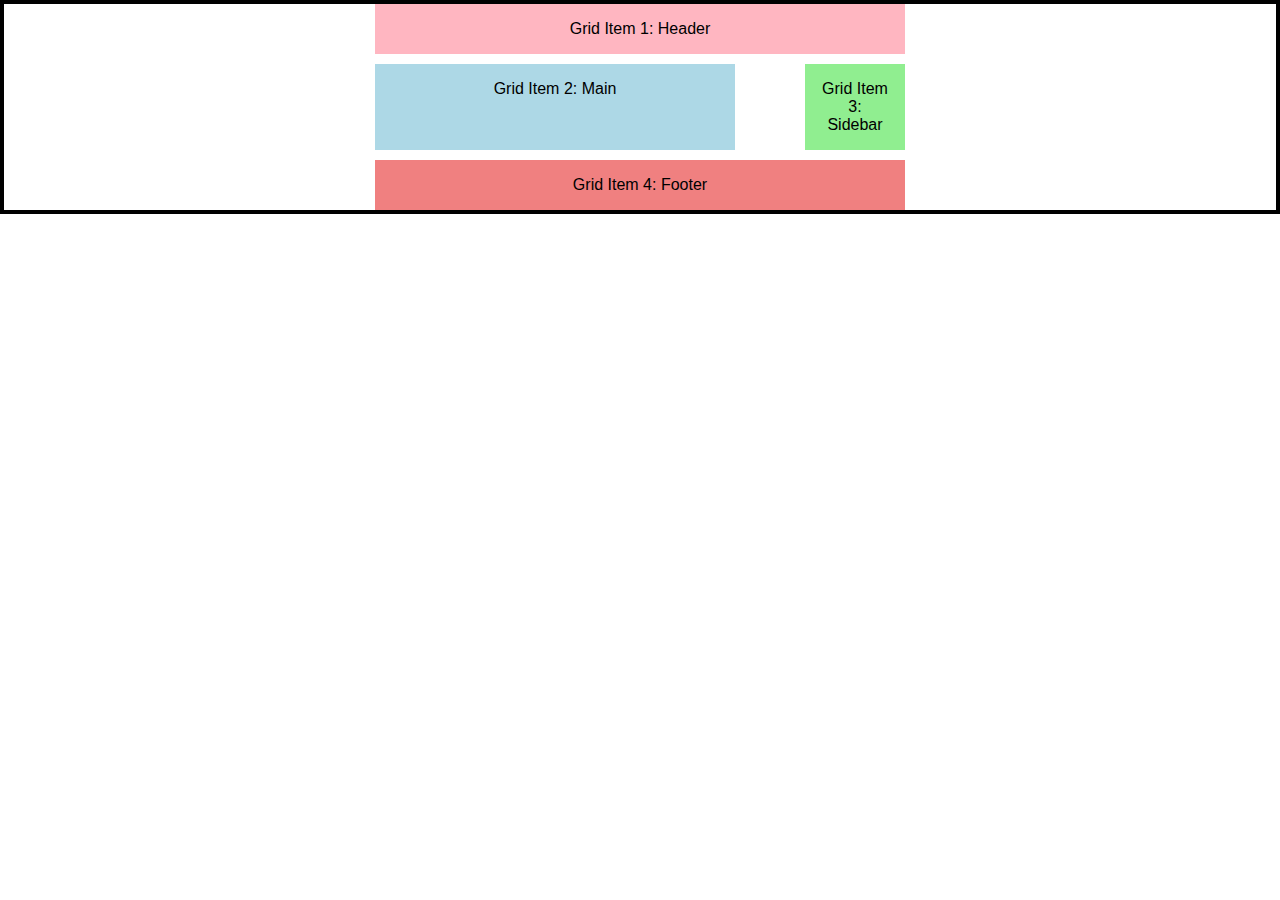
<file: parent/index7.html>
<!DOCTYPE html>
<html>
<head>
    <title>Grid Demo: Naming</title>
    <link href="css/main7.css" rel="stylesheet">
</head>
<body>

<div class="grid-container">

    <div class="grid-item grid-item-01">
        Grid Item 1: Header
    </div>

    <div class="grid-item grid-item-02">
        Grid Item 2: Main
    </div>

    <div class="grid-item grid-item-03">
        Grid Item 3: Sidebar
    </div>

    <div class="grid-item grid-item-04">
        Grid Item 4: Footer
    </div>

    <!--<div class="grid-item grid-item-05">
        Grid Item 5
    </div>

    <div class="grid-item grid-item-06">
        Grid Item 6
    </div>

    <div class="grid-item grid-item-07">
        Grid Item 7
    </div>

    <div class="grid-item grid-item-08">
        Grid Item 8
    </div>

    <div class="grid-item grid-item-09">
        Grid Item 9
    </div>

    <div class="grid-item grid-item-10">
        Grid Item 10
    </div>-->
    
    
</div>

</body>
</html>
</file>
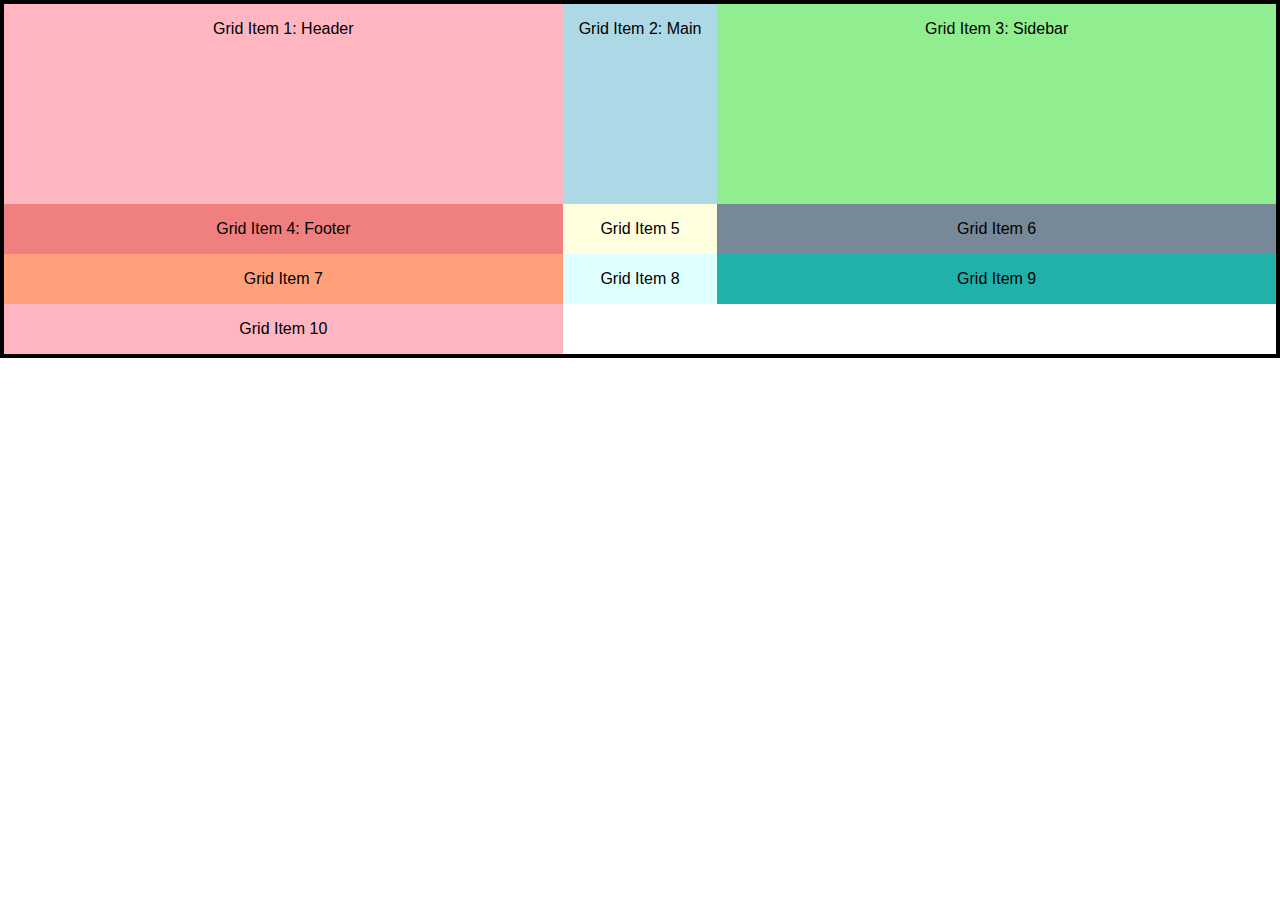
<file: parent/index8.html>
<!DOCTYPE html>
<html>
<head>
    <title>Grid Demo: Naming</title>
    <link href="css/main8.css" rel="stylesheet">
</head>
<body>

<div class="grid-container">

    <div class="grid-item grid-item-01">
        Grid Item 1: Header
    </div>

    <div class="grid-item grid-item-02">
        Grid Item 2: Main
    </div>

    <div class="grid-item grid-item-03">
        Grid Item 3: Sidebar
    </div>

    <div class="grid-item grid-item-04">
        Grid Item 4: Footer
    </div>

    <div class="grid-item grid-item-05">
        Grid Item 5
    </div>

    <div class="grid-item grid-item-06">
        Grid Item 6
    </div>

    <div class="grid-item grid-item-07">
        Grid Item 7
    </div>

    <div class="grid-item grid-item-08">
        Grid Item 8
    </div>

    <div class="grid-item grid-item-09">
        Grid Item 9
    </div>

    <div class="grid-item grid-item-10">
        Grid Item 10
    </div>
    
    
</div>

</body>
</html>
</file>
<file: children/css/main.css>
html, body{
    padding: 0;
    margin:0;
    font-family: arial, sans-serif;
}

.grid-container{
    border: solid 4px #000;
    display: grid;
    overflow:hidden;
    grid: 100px 150px 200px 250px / 100px 150px 200px 250px;

      /*grid-template-columns: [first] 40px [line2] 50px [line3] auto [col4-start] 50px [five] 40px [end];
      grid-template-rows: [row1-start] 25% [row1-end] 100px [third-line] auto [last-line];*/
}

.grid-item{
    box-sizing: border-box;
    padding:1em;
    text-align: center;
    overflow:hidden;
}

.grid-item-01{
    background-color: lightpink;

    /*grid-column-start: 2;
    grid-column-end: five;
    grid-row-start: row1-start;
    grid-row-end: 3;*/
}
.grid-item-02{
    background-color: lightblue;
}
.grid-item-03{
    background-color: lightgreen;
    grid-column: 3 / 4;
    grid-row:2 / 5;
}
.grid-item-04{
    background-color: lightcoral;
}
.grid-item-05{
    background-color: lightyellow;
}
.grid-item-06{
    background-color: lightslategray;
}
.grid-item-07{
    background-color: lightsalmon;
}
.grid-item-08{
    background-color: lightcyan;
}
.grid-item-09{
    background-color: lightseagreen;
}
.grid-item-10{
    background-color: lightpink;
}
</file>
<file: demo/css/main.css>
html, body{
    padding: 0;
    margin:0;
    font-family: arial, sans-serif;
}

h1, h2{
    margin: 0;
}

.FlexGrid{
    display: grid;
    
    /*grid-template-columns: [col] 334px [col] 334px [col] 334px;*/
    grid-template-columns: repeat(3, 334px [col]);
    grid-template-rows: repeat(20, 245px [row]);

    grid-gap:10px 10px;

    justify-content:center;

    overflow:hidden;
}

.FlexGrid-item{
    box-sizing: border-box;
    text-align: center;
    overflow:hidden;
    position: relative;
    background-repeat: no-repeat;
    background-size: cover;
    background-color: #dedede;
    font-size: 1rem;
}


.FlexGrid-item--1x2{
    grid-row: auto / span 2;
}

.FlexGrid-item--2x1{
    grid-column: auto / span 2;
}

.FlexGrid-item--2x2{
    grid-column: auto / span 2;
    grid-row: auto  / span 2;
}



.FlexGrid-item header{
    position: absolute;
    bottom: 0;
    padding: .7em .8em;
    background-color: #f5f5f5;
    width: 100%;
    box-sizing: border-box;
}

.FlexGrid-item a{
    color:#666;
}

.FlexGrid-item h1{
    font-size: 1.2em;
    text-transform: uppercase;
}

.FlexGrid-item h2{
    font-size: .9em;
}


.grid-item-01{
    background-color: lightpink;

    grid-column-start: 2;
    grid-column-end: five;
    grid-row-start: row1-start;
    grid-row-end: 3;

}

.u-bgPos--TL{background-position:top left}
.u-bgPos--TC{background-position:top center}
.u-bgPos--TR{background-position:top right}
.u-bgPos--CL{background-position:center left}
.u-bgPos--CC{background-position:center center}
.u-bgPos--CR{background-position:center right}
.u-bgPos--BL{background-position:bottom left}
.u-bgPos--BC{background-position:bottom center}
.u-bgPos--BR{background-position:bottom right}
.u-bgSize--cover{background-size:cover}
</file>
<file: parent/css/main.css>
html, body{
    padding: 0;
    margin:0;
    font-family: arial, sans-serif;
}

.grid-container{
    border:solid 4px #000;
    display: grid;
    grid-template-columns: 6em 1em 6em 1em 6em 1em 6em;
    grid-template-rows: 6em 1em 6em;    
}

.grid-item{
    box-sizing: border-box;
    padding:1em;
    text-align: center;
}

.grid-item-01{
    background-color: lightpink;
    grid-column-start: 1;
    grid-column-end: 2;
    grid-row-start: 1;
    grid-row-end: 2;
}
.grid-item-02{
    background-color: lightblue;
    grid-column-start: 2;
    grid-column-end: 3;
    grid-row-start: 1;
    grid-row-end: 2;
}
.grid-item-03{
    background-color: lightgreen;
}
.grid-item-04{
    background-color: lightcoral;
}
.grid-item-05{
    background-color: lightyellow;
}
.grid-item-06{
    background-color: lightslategray;
}
.grid-item-07{
    background-color: lightsalmon;
}
.grid-item-08{
    background-color: lightcyan;
}
</file>
<file: children/css/main2.css>
html, body{
    padding: 0;
    margin:0;
    font-family: arial, sans-serif;
}

.grid-container{
    border: solid 4px #000;
    display: grid;
    overflow:hidden;
    /*grid: 100px 150px 200px 250px / 100px 150px 200px 250px;*/

      grid-template-columns: [first] 40px [line2] 50px [line3] auto [col4-start] 50px [five] 40px [end];
      grid-template-rows: [row1-start] 200px [row1-end] 100px [third-line] auto [last-line];
}

.grid-item{
    box-sizing: border-box;
    padding:1em;
    text-align: center;
    overflow:hidden;
}

.grid-item-01{
    background-color: lightpink;

    grid-column-start: 2;
    grid-column-end: five;
    grid-row-start: row1-start;
    grid-row-end: 3;

    /*grid-column-start:1;
    grid-column-end: span col4-start;
    grid-row-start:2;
    grid-row-end: span 2;*/
}
.grid-item-02{
    background-color: lightblue;
}
.grid-item-03{
    background-color: lightgreen;
}
.grid-item-04{
    background-color: lightcoral;
}
.grid-item-05{
    background-color: lightyellow;
    
}
.grid-item-06{
    background-color: lightslategray;
}
.grid-item-07{
    background-color: lightsalmon;
}
.grid-item-08{
    background-color: lightcyan;
}
.grid-item-09{
    background-color: lightseagreen;
}
.grid-item-10{
    background-color: lightpink;
}
</file>
<file: children/css/main3.css>
html, body{
    padding: 0;
    margin:0;
    font-family: arial, sans-serif;
}

section{
    perspective: 1000px;
}

section > *{
    transform:rotateX(50deg);
    transition: all 1s;
}

.grid-container{
    border: solid 4px #000;
    display: grid;
    overflow:hidden;
    /*grid: 100px 150px 200px 250px / 100px 150px 200px 250px;*/

      grid-template-columns: [first] 100px [line2] 50px [line3] 300px [col4-start] 100px [end];
      grid-template-rows: [row1-start] 200px [row1-end] 100px [third-line] auto [last-line];
}

.grid-item{
    box-sizing: border-box;
    padding:1em;
    text-align: center;
    overflow:hidden;
}

.grid-item-01{
    background-color: lightpink;

    grid-column-start: 2;
    grid-column-end: five;
    grid-row-start: row1-start;
    grid-row-end: 3;

    /*grid-column-start:1;
    grid-column-end: span col4-start;
    grid-row-start:2;
    grid-row-end: span 2;*/
}
.grid-item-02{
    background-color: lightblue;
}
.grid-item-03{
    background-color: lightgreen;
    grid-area: header;
}
.grid-item-04{
    background-color: lightcoral;
}
.grid-item-05{
    background-color: lightyellow;
    
}
.grid-item-06{
    background-color: lightslategray;
    grid-area: 1 / col4-start / last-line / 5;
}
.grid-item-07{
    background-color: lightsalmon;
}
.grid-item-08{
    background-color: lightcyan;
}
.grid-item-09{
    background-color: lightseagreen;
}
.grid-item-10{
    background-color: lightpink;
    grid-column: 2 / span 3;
}
</file>
<file: demo/css/main2.css>
html, body{
    padding: 0;
    margin:0;
    font-family: arial, sans-serif;
}

h1, h2{
    margin: 0;
}

.FlexGrid{
    display: grid;
    
    grid-template-columns: repeat(auto-fit, minmax(334px, 1fr));
    
    grid-auto-rows: 245px;

    grid-gap:10px 10px;

    justify-content:center;

    overflow:hidden;

    grid-auto-flow: dense;
}

.FlexGrid-item{
    box-sizing: border-box;
    text-align: center;
    overflow:hidden;
    position: relative;
    background-repeat: no-repeat;
    background-size: cover;
    background-color: #dedede;
    font-size: 1rem;
}

@media only screen and (max-width:657px) {
    .FlexGrid-item{
        grid-row: auto / auto !important;
    }
}

.FlexGrid-item--1x2{
    grid-row: auto / span 2;
}

.FlexGrid-item--2x1{
    grid-column: auto / span 2;
}

.FlexGrid-item--2x2{
    grid-column: auto / span 2;
    grid-row: auto  / span 2;
}



.FlexGrid-item header{
    position: absolute;
    bottom: 0;
    padding: .7em .8em;
    background-color: #f5f5f5;
    width: 100%;
    box-sizing: border-box;
}

.FlexGrid-item a{
    color:#666;
}

.FlexGrid-item h1{
    font-size: 1.2em;
    text-transform: uppercase;
}

.FlexGrid-item h2{
    font-size: .9em;
}


.grid-item-01{
    background-color: lightpink;

    grid-column-start: 2;
    grid-column-end: five;
    grid-row-start: row1-start;
    grid-row-end: 3;

}

.u-bgPos--TL{background-position:top left}
.u-bgPos--TC{background-position:top center}
.u-bgPos--TR{background-position:top right}
.u-bgPos--CL{background-position:center left}
.u-bgPos--CC{background-position:center center}
.u-bgPos--CR{background-position:center right}
.u-bgPos--BL{background-position:bottom left}
.u-bgPos--BC{background-position:bottom center}
.u-bgPos--BR{background-position:bottom right}
.u-bgSize--cover{background-size:cover}
</file>
<file: parent/css/main2.css>
html, body{
    padding: 0;
    margin:0;
    font-family: arial, sans-serif;
}

.grid-container{
    border: solid 4px #000;
    display: grid;
    
    grid-template-columns: 10em 6em 6em 6em;
    grid-template-rows: 6em 6em;
    
    /*Shorthand not working (in FF currently)*/
    /*grid: 10em 6em 6em 6em / 6em 6em;*/
    
    /*grid-auto-flow: column;*/
}

.grid-item{
    box-sizing: border-box;
    padding:1em;
    text-align: center;
    
}

.grid-item-01{
    background-color: lightpink;
}
.grid-item-02{
    background-color: lightblue;

    /*grid-column-start: 2;
    grid-column-end: 5;
    grid-row-start: 1;
    grid-row-end: 2;*/

    /*Shorthand for defining column start/end. (works ironically) */
    /*grid-column: 2 / 5;
    grid-row: 1 / 2;*/

    /*Shorthand: row start / column start / row end / column end */
    /*grid-area: 1 / 2 / 2 / 5;*/

    /*Span so many cells*/
    grid-column: 2 / span 3;
    grid-row: 2 / 4;
}
.grid-item-03{
    background-color: lightgreen;
}
.grid-item-04{
    background-color: lightcoral;
}
.grid-item-05{
    background-color: lightyellow;
}
.grid-item-06{
    background-color: lightslategray;
}
.grid-item-07{
    background-color: lightsalmon;
}
.grid-item-08{
    background-color: lightcyan;
}
.grid-item-08{
    background-color: lightseagreen;
}
</file>
<file: parent/css/main3.css>
html, body{
    padding: 0;
    margin:0;
    font-family: arial, sans-serif;
}

.grid-container{
    border: solid 4px #000;
    display: inline-grid;
    
    /*grid-template-columns: 6em 6em 6em 6em;
    grid-template-rows: 6em 6em;*/

    grid-template-columns: 6em repeat(3, 1em 6em);
    grid-template-rows: 6em 1em 6em;
}

.grid-item{
    box-sizing: border-box;
    padding:1em;
    text-align: center;
    overflow:hidden;
}

.grid-item-01{
    background-color: lightpink;
    /*grid-area: 1 / 1 / 2 / 2;*/
}
.grid-item-02{
    background-color: lightblue;

    /*grid-column-start: 2;
    grid-column-end: 5;
    grid-row-start: 1;
    grid-row-end: 2;*/

    /*Shorthand for defining column start/end. (works ironically) */
    /*grid-column: 2 / 5;
    grid-row: 1 / 2;*/

    /*Shorthand: row start / column start / row end / column end */
    /*grid-area: 1 / 2 / 2 / 5;*/

    /*Span so many cells*/
    /*grid-column: 2 / span 3;
    grid-row: 2 / 4;*/
}
.grid-item-03{
    background-color: lightgreen;
}
.grid-item-04{
    background-color: lightcoral;
}
.grid-item-05{
    background-color: lightyellow;
}
.grid-item-06{
    background-color: lightslategray;
}
.grid-item-07{
    background-color: lightsalmon;
}
.grid-item-08{
    background-color: lightcyan;
}
.grid-item-08{
    background-color: lightseagreen;
}
</file>
<file: parent/css/main4.css>
html, body{
    padding: 0;
    margin:0;
    font-family: arial, sans-serif;
}

.grid-container{
    border: solid 4px #000;
    display: inline-grid;
    
    /*grid-template-columns: 6em 6em 6em 6em;
    grid-template-rows: 6em 6em;*/

    grid-template-columns: 6em repeat(3, 1em 6em);
    grid-template-rows: 6em 1em 6em;
}

.grid-item{
    box-sizing: border-box;
    padding:1em;
    text-align: center;
    overflow:hidden;
}

.grid-item-01{
    background-color: lightpink;
    /*grid-area: 1 / 1 / 2 / 2;*/
}
.grid-item-02{
    background-color: lightblue;

    /*grid-column-start: 2;
    grid-column-end: 5;
    grid-row-start: 1;
    grid-row-end: 2;*/

    /*Shorthand for defining column start/end. (works ironically) */
    /*grid-column: 2 / 5;
    grid-row: 1 / 2;*/

    /*Shorthand: row start / column start / row end / column end */
    /*grid-area: 1 / 2 / 2 / 5;*/

    /*Span so many cells*/
    /*grid-column: 2 / span 3;
    grid-row: 2 / 4;*/
}
.grid-item-03{
    background-color: lightgreen;
}
.grid-item-04{
    background-color: lightcoral;
}
.grid-item-05{
    background-color: lightyellow;
}
.grid-item-06{
    background-color: lightslategray;
}
.grid-item-07{
    background-color: lightsalmon;
}
.grid-item-08{
    background-color: lightcyan;
}
.grid-item-08{
    background-color: lightseagreen;
}
</file>
<file: parent/css/main5.css>
html, body{
    padding: 0;
    margin:0;
    font-family: arial, sans-serif;
}

.grid-container{
    border: solid 4px #000;
    display: grid;
    grid-template-columns: 40px 50px auto 50px 40px;
    grid-template-rows: 200px 100px auto;
}

.grid-item{
    box-sizing: border-box;
    padding:1em;
    text-align: center;
    overflow:hidden;
}

.grid-item-01{
    background-color: lightpink;
}
.grid-item-02{
    background-color: lightblue;
}
.grid-item-03{
    background-color: lightgreen;
}
.grid-item-04{
    background-color: lightcoral;
}
.grid-item-05{
    background-color: lightyellow;
}
.grid-item-06{
    background-color: lightslategray;
}
.grid-item-07{
    background-color: lightsalmon;
}
.grid-item-08{
    background-color: lightcyan;
}
.grid-item-09{
    background-color: lightseagreen;
}
.grid-item-10{
    background-color: lightpink;
}
</file>
<file: parent/css/main6.css>
html, body{
    padding: 0;
    margin:0;
    font-family: arial, sans-serif;
}

.grid-container{
    border: solid 4px #000;
    display: grid;
    /* example of naming the lines */
    /*grid-template-columns: [first] 40px [line2] 50px [line3] auto [col4-start] 50px [five] 40px [end];*/
    /*grid-template-columns: repeat(3, 200px [col-start]) 10%;*/
    grid-template-columns: repeat(3, 200px [col-start]) 1fr;
    grid-template-rows: [row1-start] 200px [row1-end row2-start] 100px [third-line] auto [last-line];

    /*grid-template-areas:    "<grid-area-name> | . | none | ..."
                            "..."*/
}

.grid-item{
    box-sizing: border-box;
    padding:1em;
    text-align: center;
    overflow:hidden;
}

.grid-item-01{
    background-color: lightpink;
}
.grid-item-02{
    background-color: lightblue;
}
.grid-item-03{
    background-color: lightgreen;
}
.grid-item-04{
    background-color: lightcoral;
}
.grid-item-05{
    background-color: lightyellow;
}
.grid-item-06{
    background-color: lightslategray;
}
.grid-item-07{
    background-color: lightsalmon;
}
.grid-item-08{
    background-color: lightcyan;
}
.grid-item-09{
    background-color: lightseagreen;
}
.grid-item-10{
    background-color: lightpink;
}
</file>
<file: parent/css/main7.css>
html, body{
    padding: 0;
    margin:0;
    font-family: arial, sans-serif;
}

.grid-container{
    border: solid 4px #000;
    display: grid;
    overflow:hidden;
    
    /*grid-template-columns: 1fr 1fr 50px 1fr;*/

    grid-template-columns: 50px 300px 50px 100px;
    
    grid-template-rows: auto;

    grid-template-areas:    "header header header header"
                            "main main . sidebar"
                            "footer footer footer footer";
    
    /*grid-column-gap: 10px;
    grid-row-gap: 10px;*/

    grid-gap: 10px 10px; /* shorthand: row column */

    /*justify-items: start;*/
    /*align-items: start;*/

    justify-content: center;
}

.grid-item{
    box-sizing: border-box;
    padding:1em;
    text-align: center;
    overflow:hidden;
}

.grid-item-01{
    background-color: lightpink;
    grid-area: header;
}
.grid-item-02{
    background-color: lightblue;
    grid-area: main;
    /*align-self: center;*/
}
.grid-item-03{
    background-color: lightgreen;
    grid-area: sidebar;
}
.grid-item-04{
    background-color: lightcoral;
    grid-area: footer;
    /*justify-self: end;*/
}

.grid-item-05{
    background-color: lightyellow;
}
.grid-item-06{
    background-color: lightslategray;
}
.grid-item-07{
    background-color: lightsalmon;
}
.grid-item-08{
    background-color: lightcyan;
}
.grid-item-09{
    background-color: lightseagreen;
}
.grid-item-10{
    background-color: lightpink;
}
</file>
<file: parent/css/main8.css>
html, body{
    padding: 0;
    margin:0;
    font-family: arial, sans-serif;
}

.grid-container{
    border: solid 4px #000;
    display: grid;
    overflow:hidden;
    
    grid: 200px auto / 1fr auto 1fr;

    /*this is equivilent to this...*/
    /*grid-template-rows: 200px auto;
    grid-template-columns: 1fr auto 1fr;
    grid-template-areas: none;*/
}

.grid-item{
    box-sizing: border-box;
    padding:1em;
    text-align: center;
    overflow:hidden;
}

.grid-item-01{
    background-color: lightpink;
    /*grid-area: header;*/
}
.grid-item-02{
    background-color: lightblue;
    /*grid-area: main;*/
}
.grid-item-03{
    background-color: lightgreen;
    /*grid-area: sidebar;*/
}
.grid-item-04{
    background-color: lightcoral;
    /*grid-area: footer;*/
}

.grid-item-05{
    background-color: lightyellow;
}
.grid-item-06{
    background-color: lightslategray;
}
.grid-item-07{
    background-color: lightsalmon;
}
.grid-item-08{
    background-color: lightcyan;
}
.grid-item-09{
    background-color: lightseagreen;
}
.grid-item-10{
    background-color: lightpink;
}
</file>
